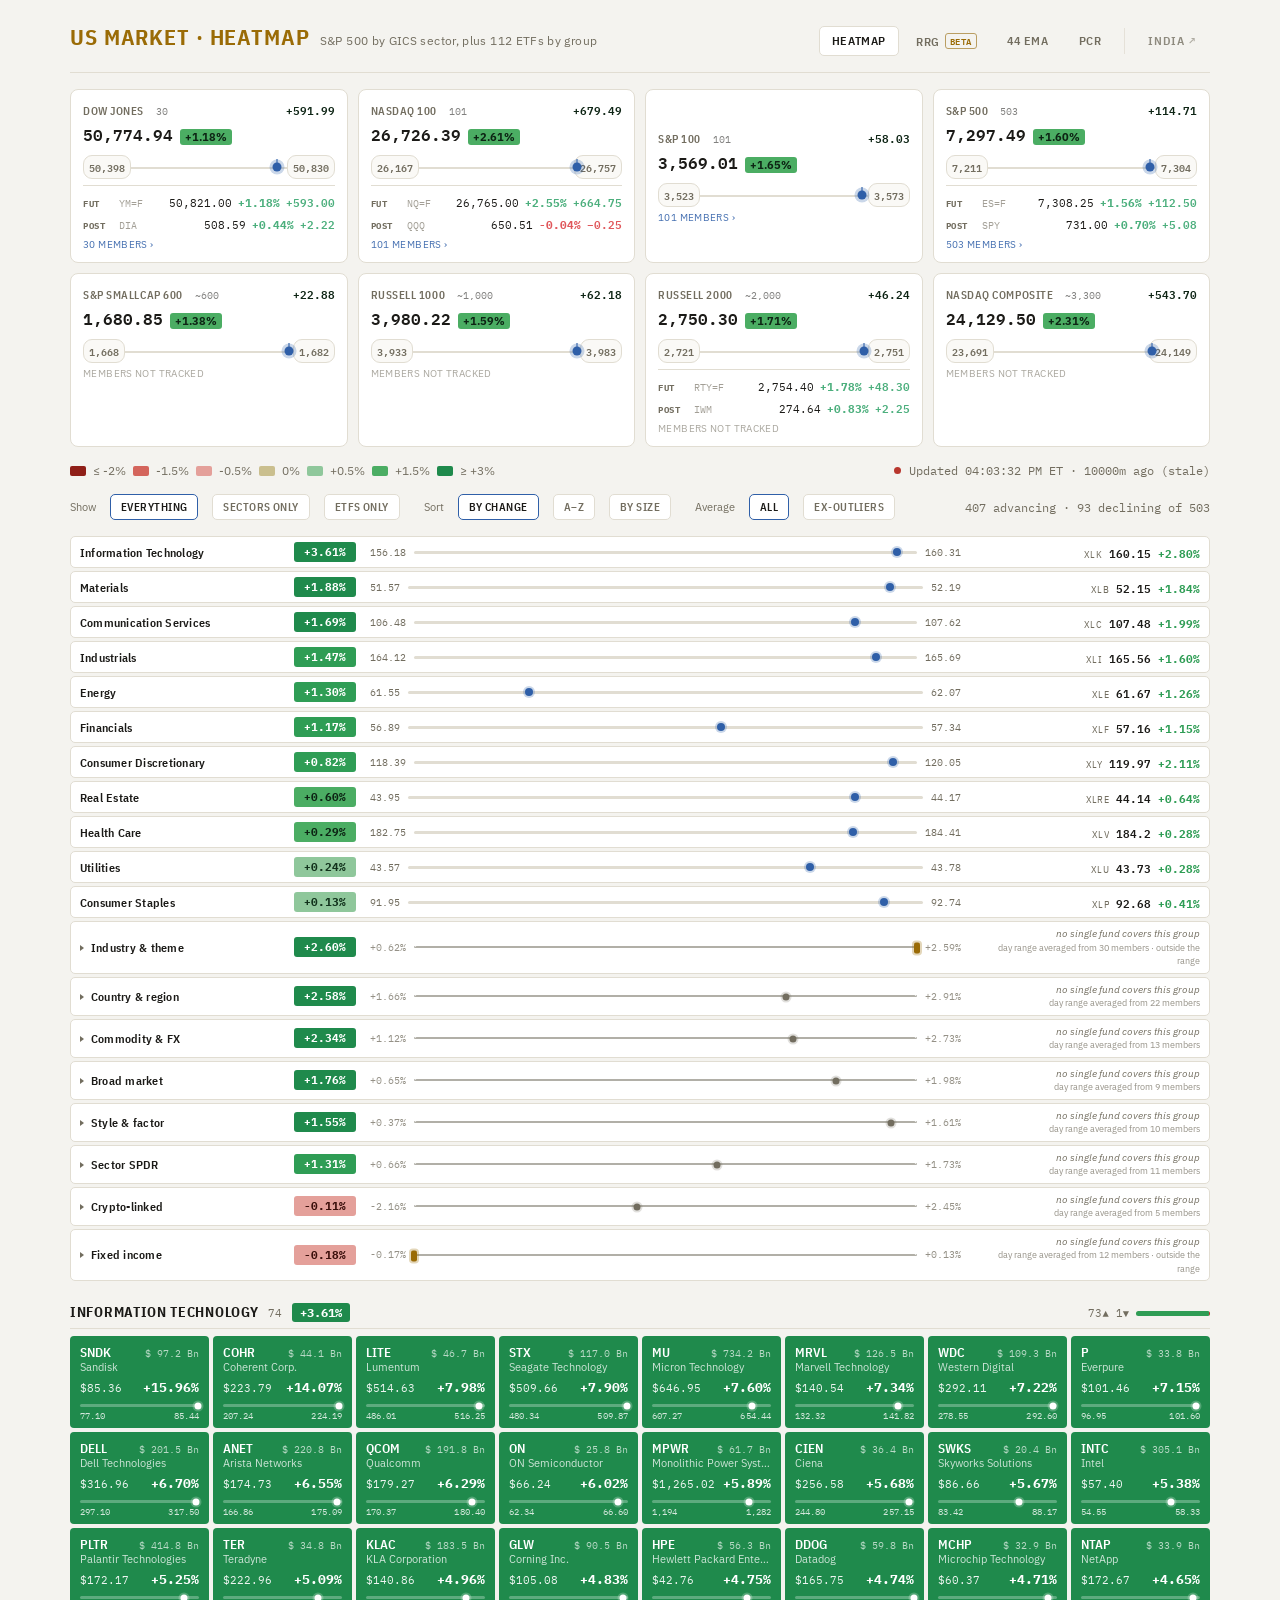
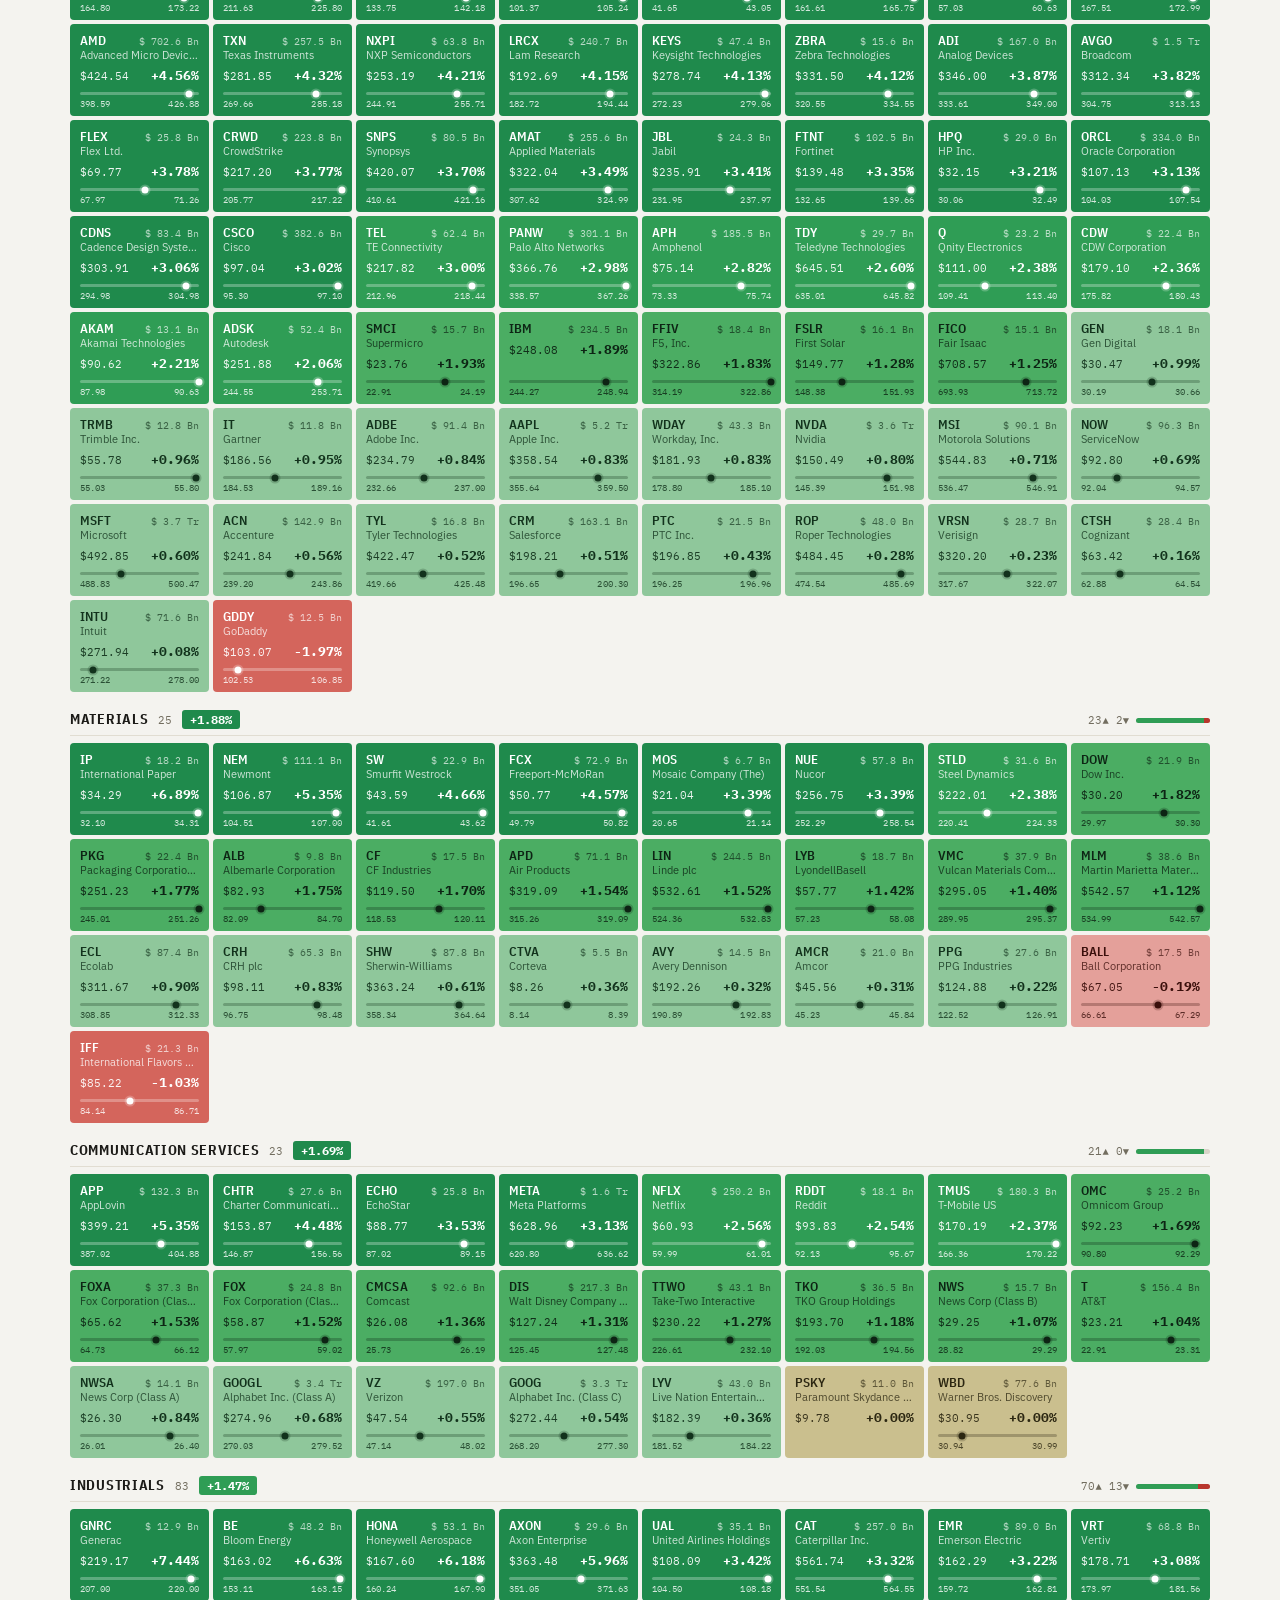
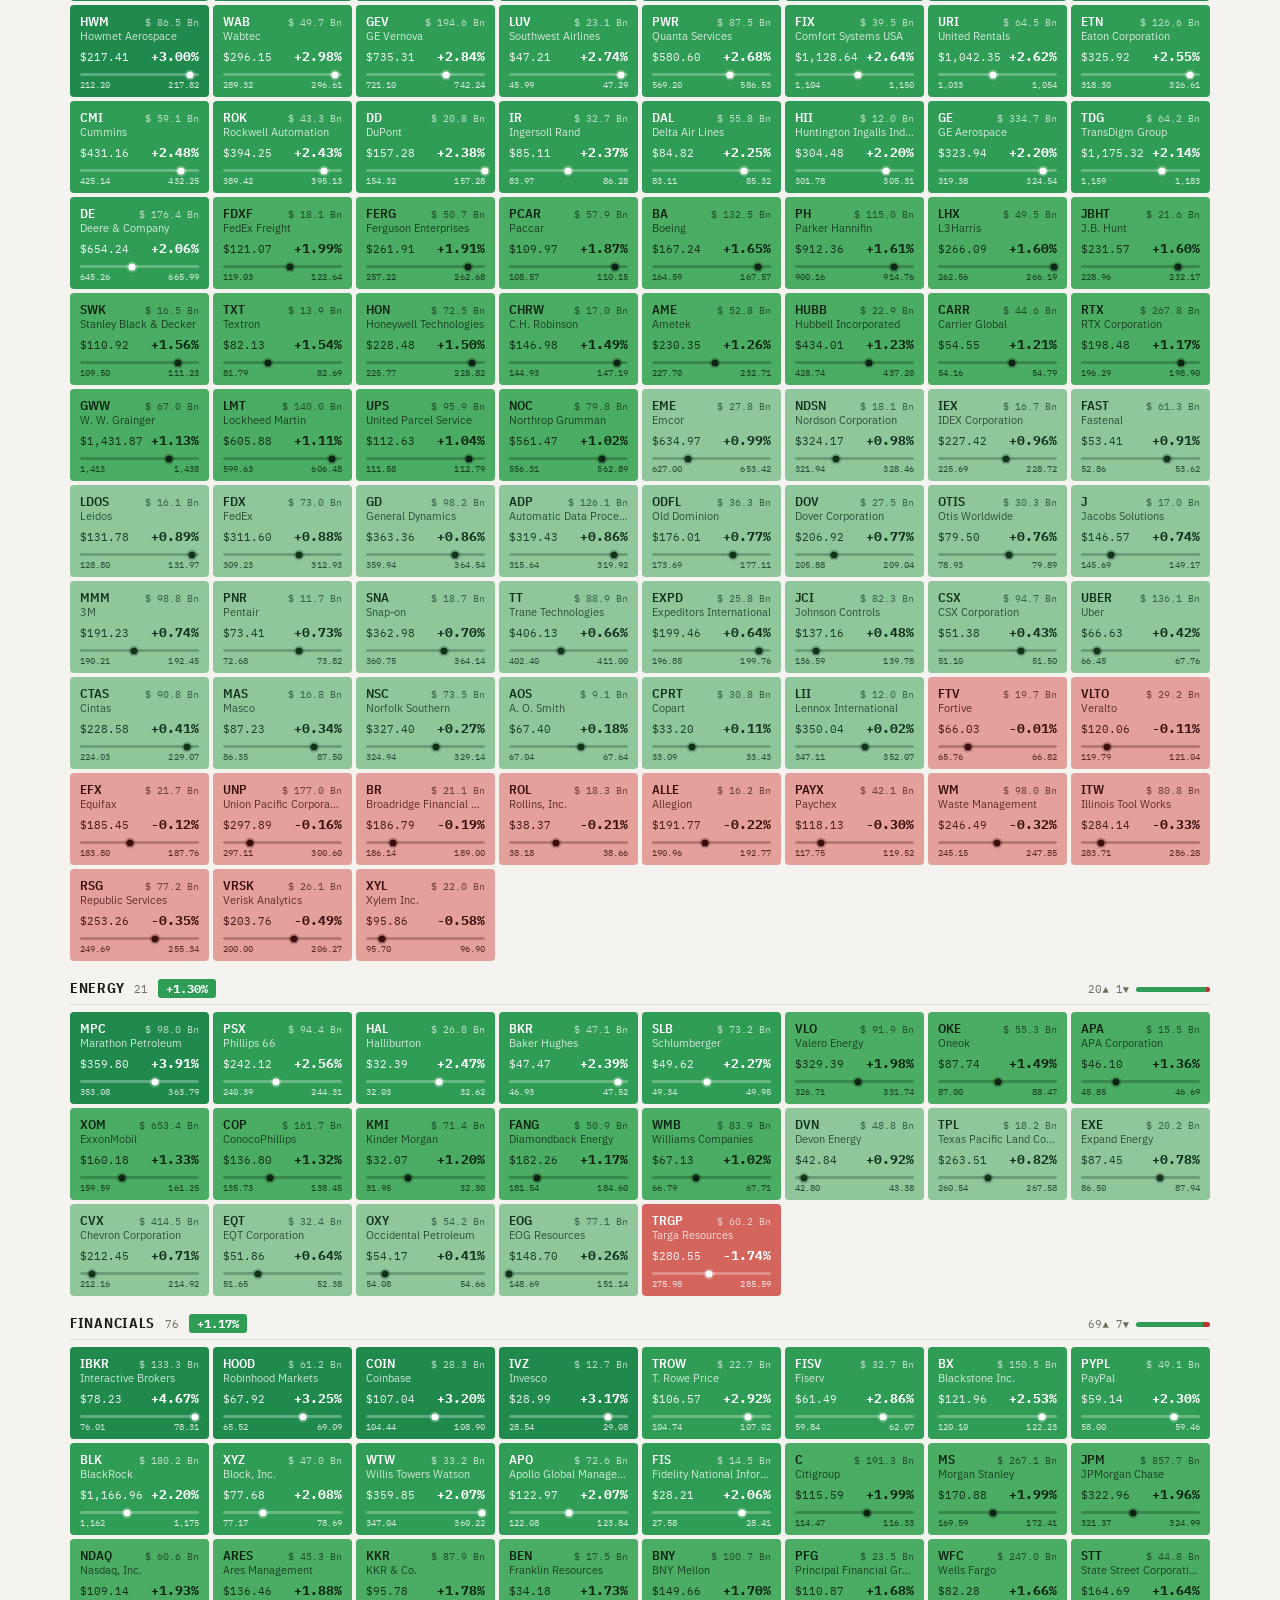
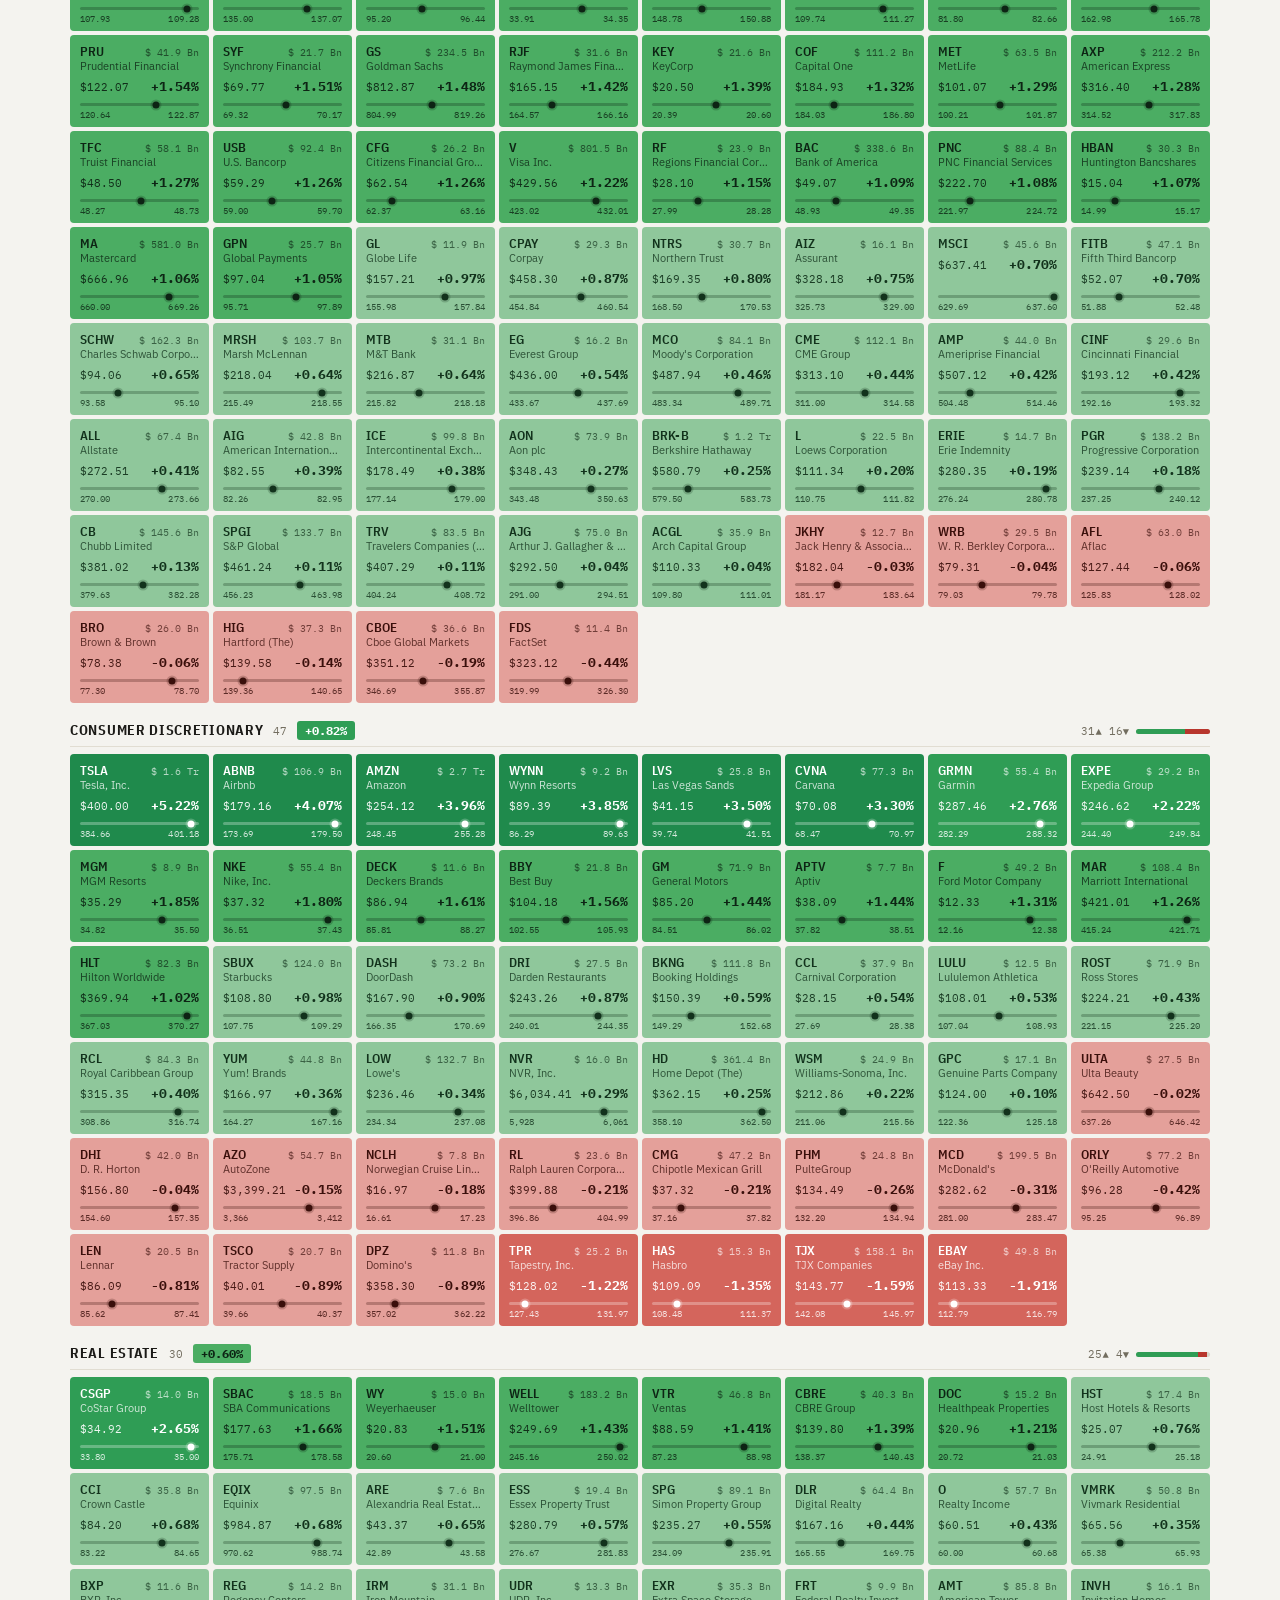
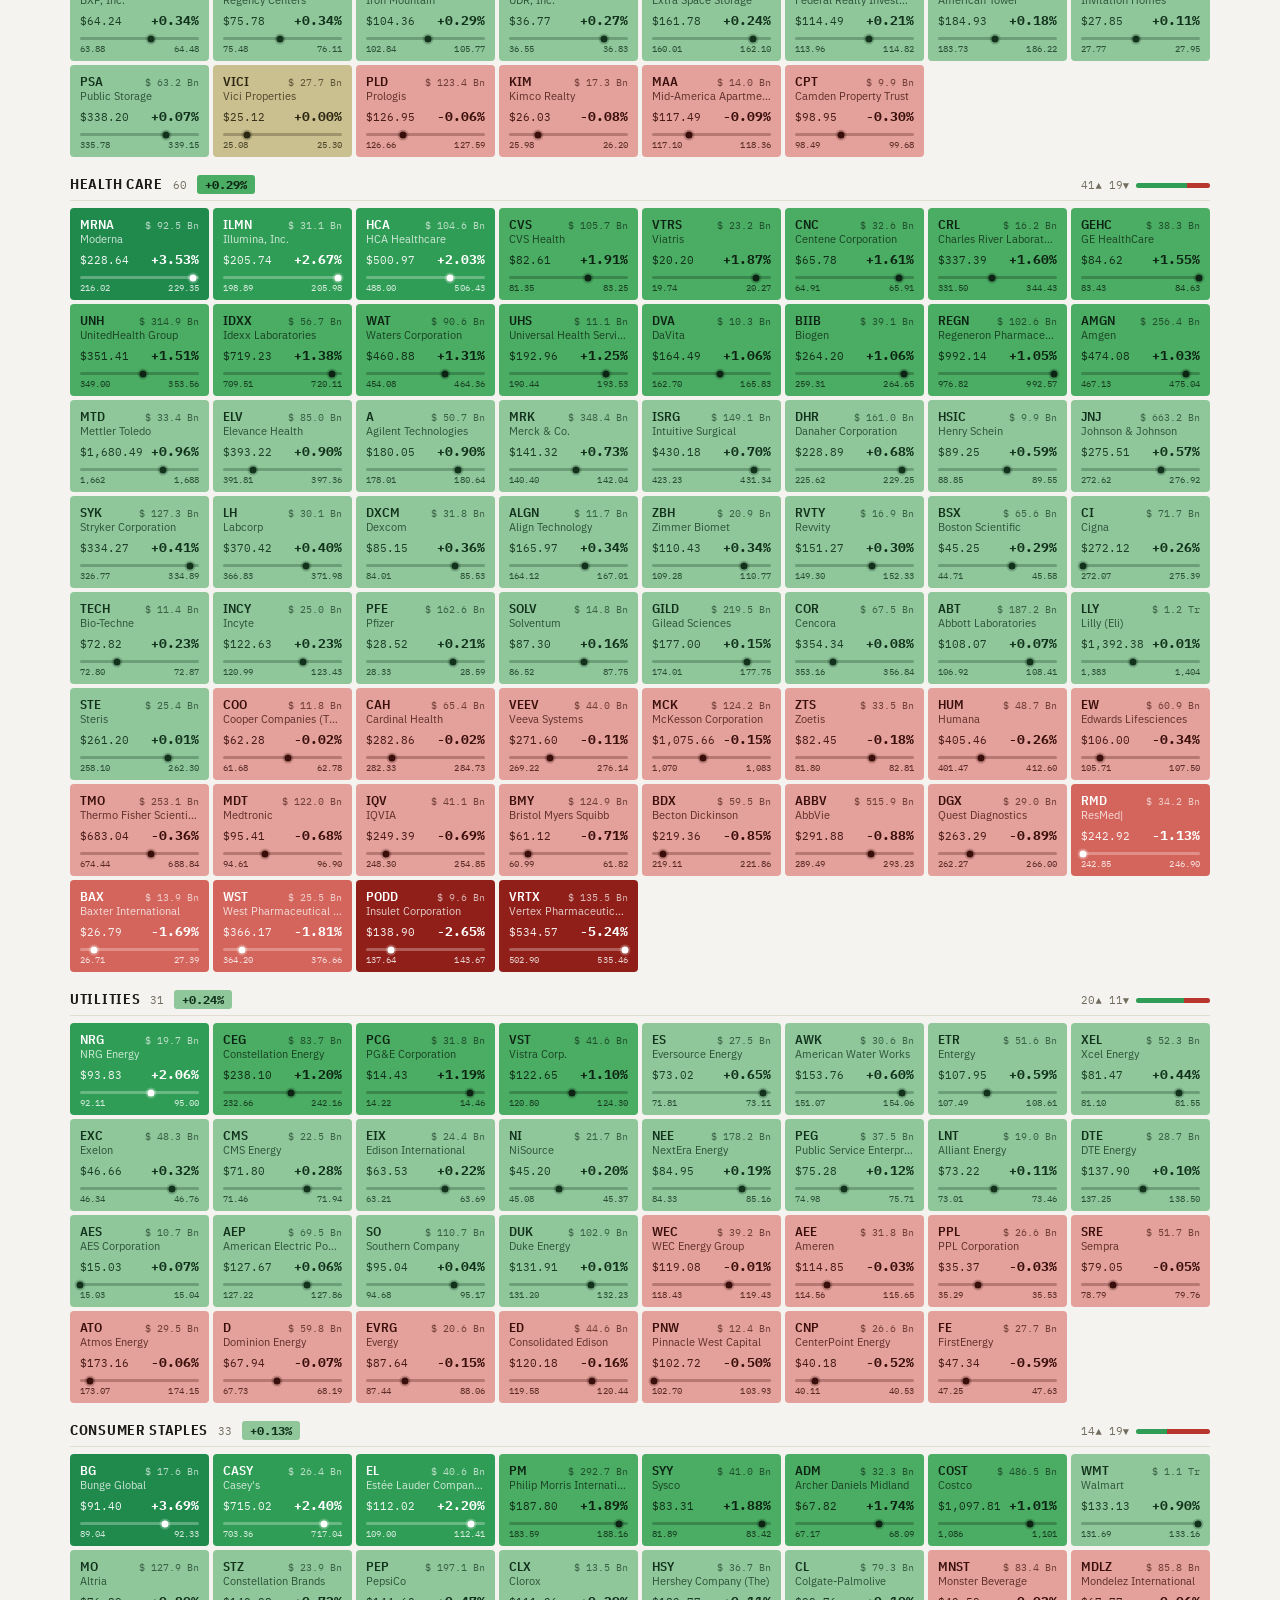
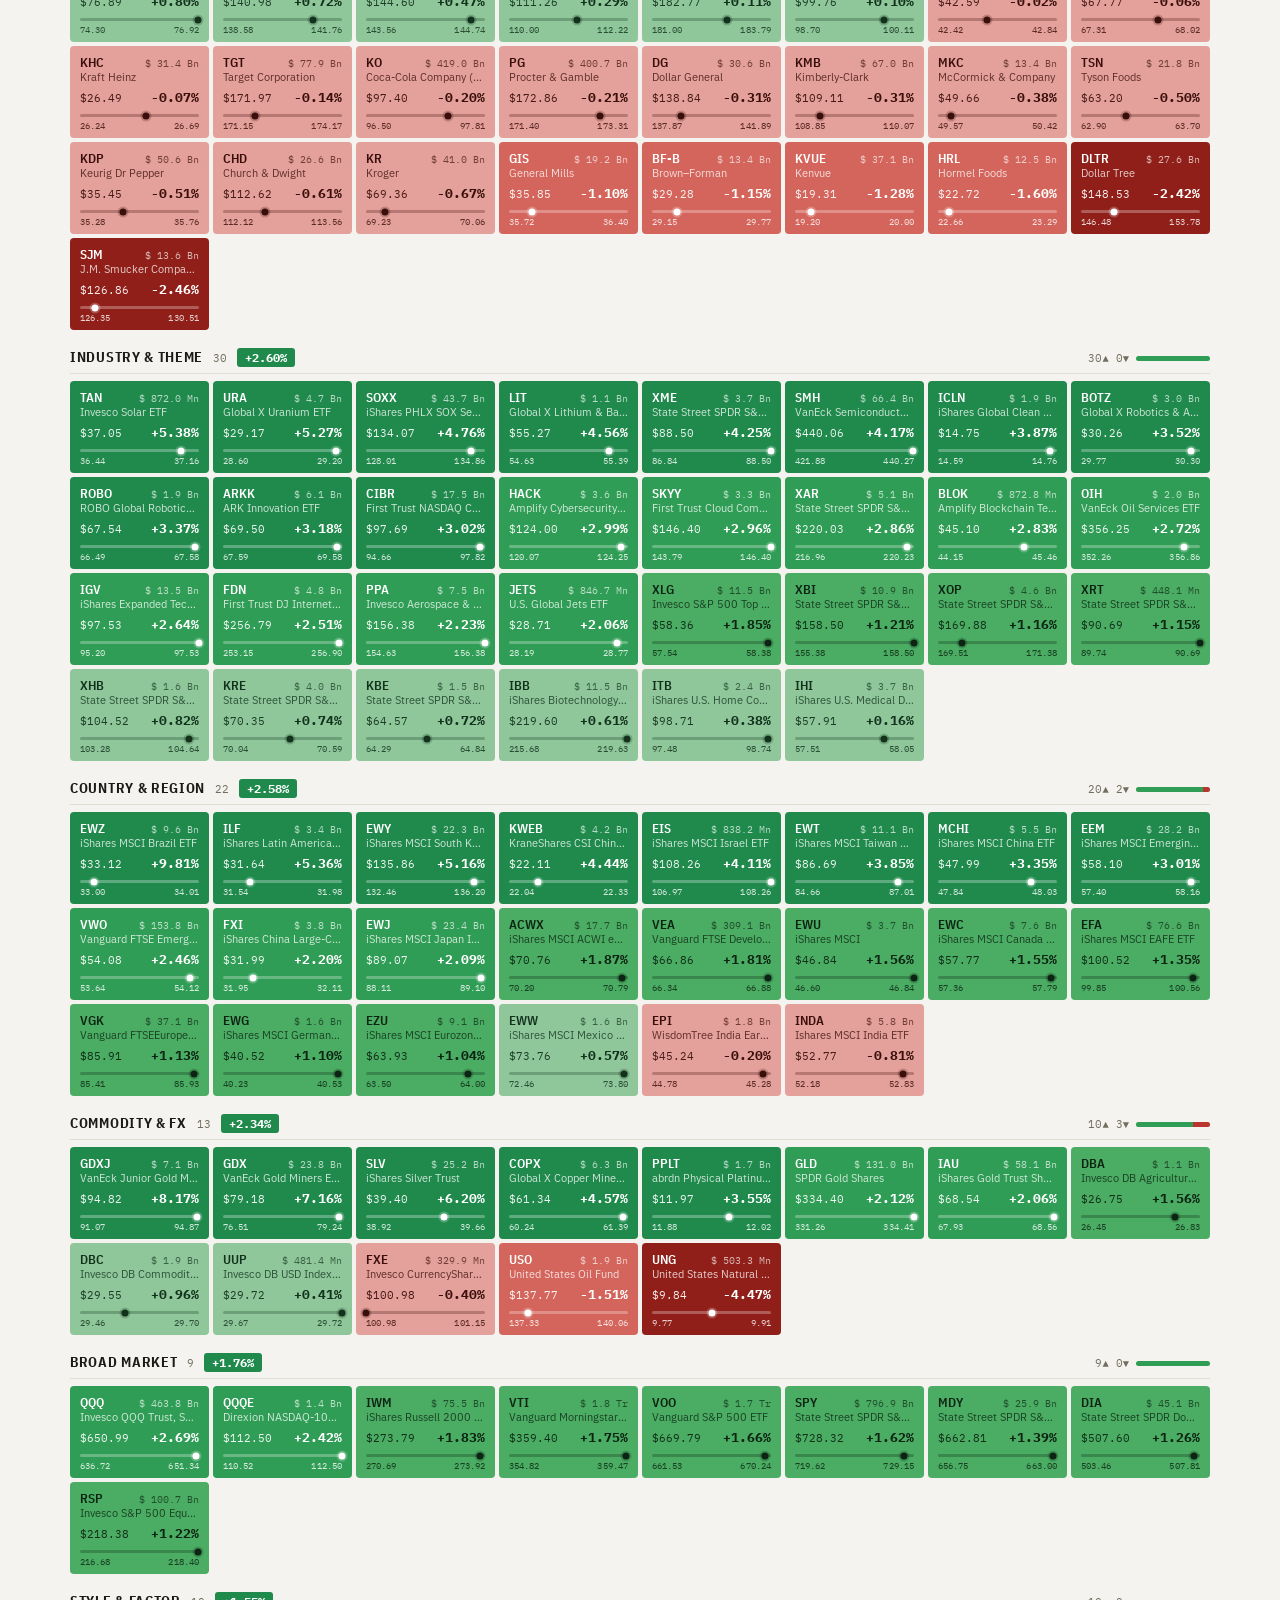
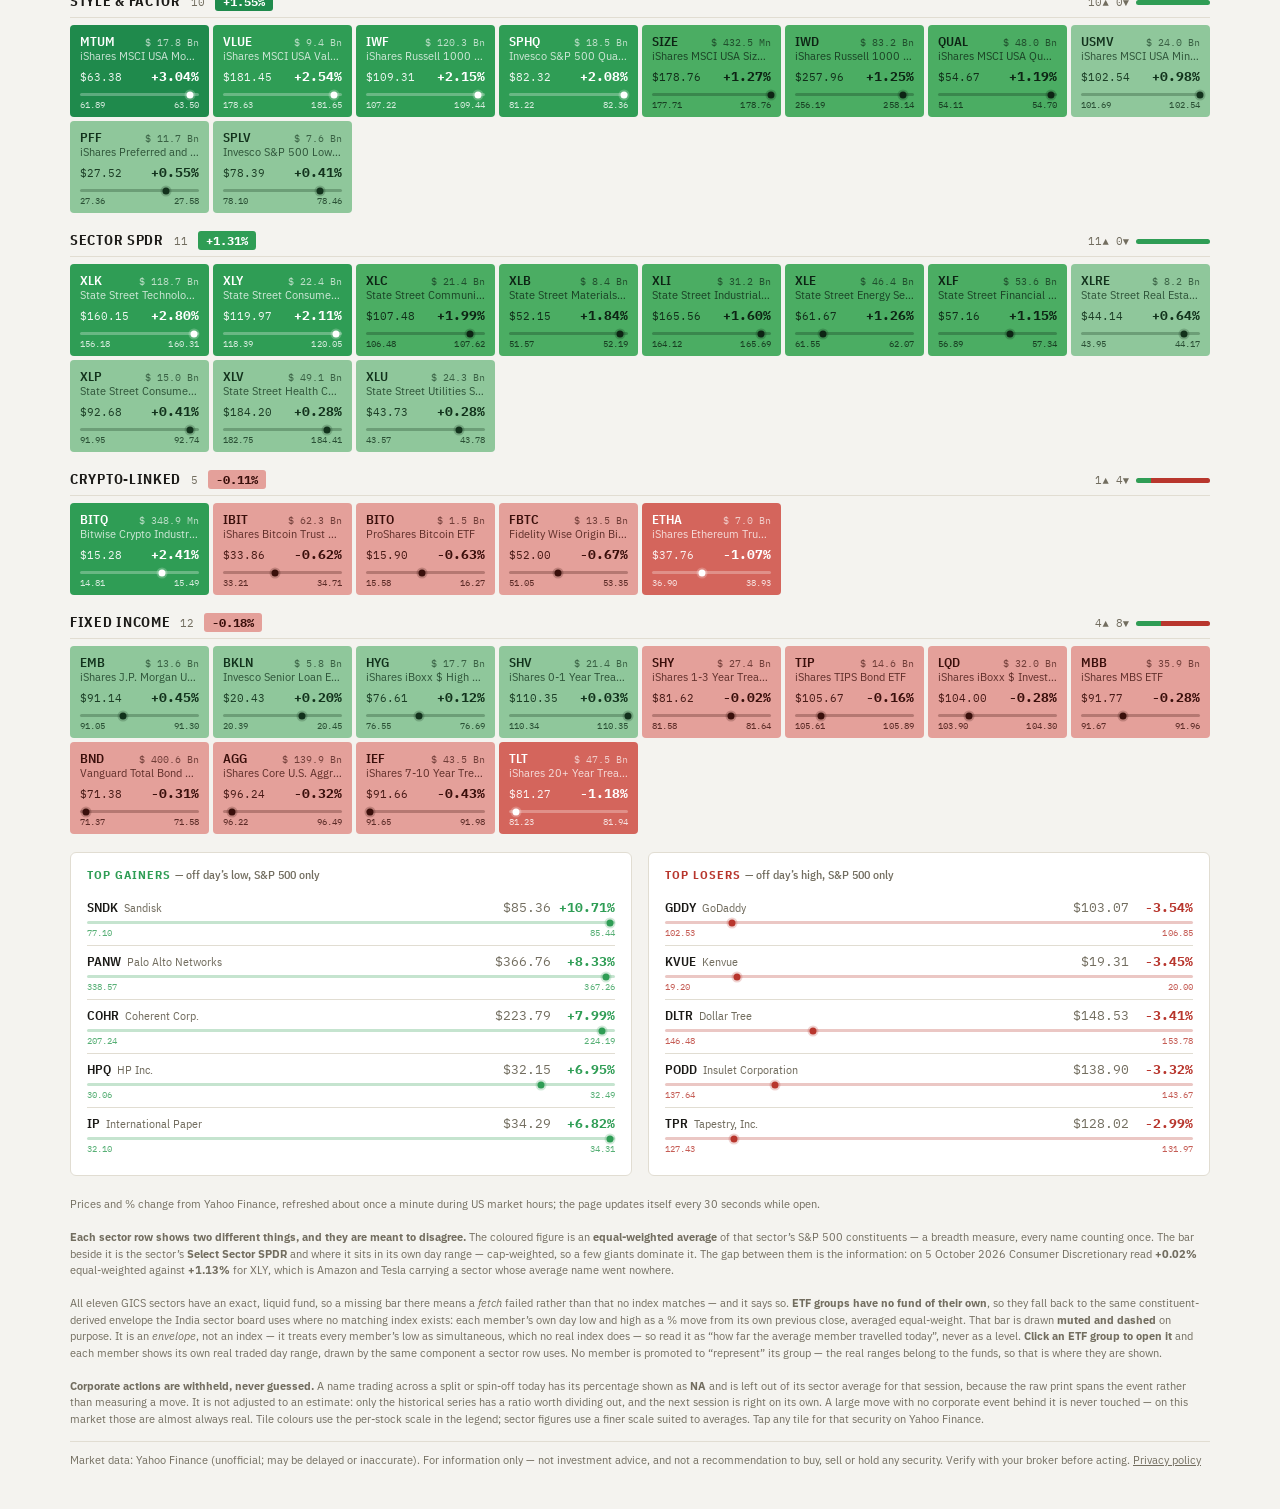
<file: index.html>
<!doctype html>
<html lang="en">
<head>
<meta charset="utf-8">
<meta name="viewport" content="width=device-width,initial-scale=1">
<title>US Market Heatmap</title>
<link rel="preconnect" href="https://fonts.gstatic.com" crossorigin>
<link rel="stylesheet" href="https://fonts.googleapis.com/css2?family=IBM+Plex+Sans+Condensed:wght@500;600;700&family=IBM+Plex+Sans:wght@400;500;600&family=IBM+Plex+Mono:wght@400;500;600;700&display=swap">
<link rel="stylesheet" href="assets/app.css?v=3ba92c8e9e">
</head>
<body>
<div class="wrap">
  <div class="topbar">
    <div class="brand">
      <h1>US Market &middot; Heatmap</h1>
      <span class="sub">S&amp;P 500 by GICS sector, plus 112 ETFs by group</span>
    </div>
    <nav class="nav">
      <a href="index.html" class="active">Heatmap</a>
      <a href="rrg.html">RRG<span class="beta">Beta</span></a>
      <a href="ema.html">44 EMA</a>
      <a href="pcr.html">PCR</a>
      <span class="nav-sep" aria-hidden="true"></span>
      <a href="../nifty-heatmap-web/" class="away">India</a>
    </nav>
  </div>

  <div class="indices-row" id="indicesRow"></div>

  <div class="meta-row">
    <div class="legend" id="legend"></div>
    <div class="status" id="statusTag"><span class="live-dot"></span><span id="statusText">Loading…</span></div>
  </div>

  <div class="meta-row">
    <div class="controls">
      <span class="lbl">Show</span>
      <button type="button" data-show="all" class="active">Everything</button>
      <button type="button" data-show="stocks">Sectors only</button>
      <button type="button" data-show="etfs">ETFs only</button>
      <span class="lbl" style="margin-left:10px;">Sort</span>
      <button type="button" data-sort="avg" class="active">By change</button>
      <button type="button" data-sort="name">A–Z</button>
      <button type="button" data-sort="size">By size</button>
      <span class="lbl" style="margin-left:10px;">Average</span>
      <button type="button" data-avg="all" class="active">All</button>
      <button type="button" data-avg="ex">Ex-outliers</button>
    </div>
    <div class="status" id="breadthTag" style="font-family:'IBM Plex Mono',monospace;"></div>
  </div>

  <div class="index-view-bar" id="indexViewBar" hidden></div>
  <div class="sector-strip" id="sectorStrip"></div>

  <div id="sectorBlocks"></div>

  <div class="movers">
    <div class="mover-panel gainers">
      <h2>Top Gainers <span style="font-weight:500;text-transform:none;letter-spacing:0;color:var(--text-dim);">— off day&rsquo;s low, S&amp;P 500 only</span></h2>
      <div id="gainersList"></div>
    </div>
    <div class="mover-panel losers">
      <h2>Top Losers <span style="font-weight:500;text-transform:none;letter-spacing:0;color:var(--text-dim);">— off day&rsquo;s high, S&amp;P 500 only</span></h2>
      <div id="losersList"></div>
    </div>
  </div>

  <div class="footnote ca-note" id="caNote" hidden></div>
  <div class="footnote ca-note" id="exNote" hidden></div>
  <div class="footnote">
    Prices and % change from Yahoo Finance, refreshed about once a minute during US market hours;
    the page updates itself every 30 seconds while open.
    <br><br>
    <strong>Each sector row shows two different things, and they are meant to disagree.</strong>
    The coloured figure is an <strong>equal-weighted average</strong> of that sector&rsquo;s S&amp;P 500
    constituents — a breadth measure, every name counting once. The bar beside it is the sector&rsquo;s
    <strong>Select Sector SPDR</strong> and where it sits in its own day range — cap-weighted, so a
    few giants dominate it. The gap between them is the information: on 5 October 2026 Consumer
    Discretionary read <strong>+0.02%</strong> equal-weighted against <strong>+1.13%</strong> for
    XLY, which is Amazon and Tesla carrying a sector whose average name went nowhere.
    <br><br>
    All eleven GICS sectors have an exact, liquid fund, so a missing bar there means a
    <em>fetch</em> failed rather than that no index matches — and it says so. <strong>ETF groups
    have no fund of their own</strong>, so they fall back to the same constituent-derived envelope
    the India sector board uses where no matching index exists: each member&rsquo;s own
    day low and high as a % move from its own previous close, averaged equal-weight. That bar is
    drawn <strong>muted and dashed</strong> on purpose. It is an <em>envelope</em>, not an index — it
    treats every member&rsquo;s low as simultaneous, which no real index does — so read it as
    &ldquo;how far the average member travelled today&rdquo;, never as a level.
    <strong>Click an ETF group to open it</strong> and each member shows its own real traded day
    range, drawn by the same component a sector row uses. No member is promoted to
    &ldquo;represent&rdquo; its group — the real ranges belong to the funds, so that is where they
    are shown.
    <br><br>
    <strong>Corporate actions are withheld, never guessed.</strong> A name trading across a split or
    spin-off today has its percentage shown as <strong>NA</strong> and is left out of its sector
    average for that session, because the raw print spans the event rather than measuring a move.
    It is not adjusted to an estimate: only the historical series has a ratio worth dividing out,
    and the next session is right on its own. A large move with no corporate event behind it is
    never touched — on this market those are almost always real.
    Tile colours use the per-stock scale in the legend; sector figures use a finer scale suited to
    averages. Tap any tile for that security on Yahoo Finance.
  </div>
  <div class="disclaimer">Market data: Yahoo Finance (unofficial; may be delayed or inaccurate). For information only &mdash; not investment advice, and not a recommendation to buy, sell or hold any security. Verify with your broker before acting. <a href="../nifty-heatmap-web/privacy.html" style="color:inherit">Privacy policy</a></div>
</div>

<script src="assets/app.js?v=3ba92c8e9e"></script>
<script>
renderLegend('legend');
initBackToTop();

let latest = null;
let sortMode = 'avg';
let showMode = 'all';
let avgMode  = 'all';

/* Which average is on screen. avgPctEx exists only where a constituent is
   doing something categorically different, so on an ordinary day this returns
   the same number either way. */
function shownAvg(s){
  return (avgMode === 'ex' && s.avgPctEx !== null && s.avgPctEx !== undefined)
    ? s.avgPctEx : s.avgPct;
}
function isAdjusted(s){
  return avgMode === 'ex' && s.avgPctEx !== null && s.avgPctEx !== undefined;
}

/* The whole-index block stays pinned at the top in every sort mode, and the
   ETF groups always sit below the sectors - mixing "Fixed income" into a list
   sorted beside "Financials" would invite reading one against the other, which
   is not a comparison that means anything. */
function blocks(){
  if(!latest) return [];
  const secs = (latest.sectors || []).slice();
  const etfs = (latest.etfGroups || []).slice();
  /* The whole-index block is no longer pinned to the top of the strip: the
     S&P 500 card above says the same thing, and said it twice the strip's
     first line was a duplicate of the headline. The BLOCK still exists - it
     is what the S&P 500 card opens - it just no longer takes a summary row
     of its own. */
  const rest   = secs.filter(s => !s.pinned);
  const order = arr => {
    if(sortMode === 'name') arr.sort((a,b) => a.sector.localeCompare(b.sector));
    else if(sortMode === 'size') arr.sort((a,b) => b.count - a.count);
    else arr.sort((a,b) => (shownAvg(b) ?? -999) - (shownAvg(a) ?? -999));
    return arr;
  };
  if(showMode === 'etfs') return order(etfs);
  if(showMode === 'stocks') return order(rest);
  return order(rest).concat(order(etfs));
}

/* The real traded day range of ONE instrument: low, where it sits now, high,
   then its ticker, price and change. Used for a sector's SPDR and, unchanged,
   for each member of an expanded ETF group - so a member row and a sector row
   are the same component and cannot drift apart. */
function realRangeHtml(i){
  if(!(i && i.dayHigh > i.dayLow && i.price !== null && i.price !== undefined)) return '';
  let pos = (i.price - i.dayLow) / (i.dayHigh - i.dayLow) * 100;
  pos = Math.min(100, Math.max(0, pos));
  const up = i.pct >= 0;
  return `
    <span class="idx-range" title="${i.label}${i.name ? ' — ' + i.name : ''} day range">
      <span class="lo">${fmtCompact(i.dayLow)}</span>
      <span class="bar"><span class="dot" style="left:${pos.toFixed(1)}%"></span></span>
      <span class="hi">${fmtCompact(i.dayHigh)}</span>
    </span>
    <span class="idx-meta">
      <span class="lbl">${i.label}</span>
      <span class="px">${i.price.toLocaleString('en-US',{maximumFractionDigits:2})}</span>
      <span class="pc ${up?'up':'down'}">${fmtPct(i.pct)}</span>
    </span>`;
}

function rangeHtml(s){
  const i = s.index;
  if(i && i.dayHigh > i.dayLow){
    return realRangeHtml(i);
  }
  /* NO FUND FOR THIS ROW. Rather than leave the widest column empty, fall back
     to the same constituent-derived envelope the Indian board uses for its
     eleven sectors that have no matching NSE index: each member's own day low
     and high as a % move from its own previous close, averaged equal-weight.

     It is drawn MUTED AND DASHED on purpose. This is an envelope, not an
     index - it treats every member's low as simultaneous, which no real index
     does - so it must never read as one. Think of it as "how far the average
     member travelled today", not as a level. */
  const c = s.constituentRange;
  if(c && c.highPct > c.lowPct){
    const raw = (c.curPct - c.lowPct) / (c.highPct - c.lowPct) * 100;
    const pos = Math.min(100, Math.max(0, raw));
    /* The current value CAN fall outside the envelope, and when it does the
       marker must say so rather than resting quietly on an end stop. It means
       some member's price sits outside its own day range, which is what a
       snapshot taken before the open looks like: last night's close paired
       with a day range that has not started yet. Clamping alone would turn
       that into a confident-looking bar at one extreme. */
    const out = raw < 0 || raw > 100;
    const why = s.kind === 'etf'
      ? `no single fund covers this group`
      : `sector fund did not load this run`;
    return `
      <span class="idx-range synth" title="Equal-weighted envelope of the ${c.basis} members' own day ranges — not an index. Each member's low and high as a % move from its own previous close.${out ? ' The current value sits OUTSIDE this envelope, which means at least one member is priced outside its own day range — usually a snapshot taken before the open.' : ''}">
        <span class="lo">${fmtPct(c.lowPct)}</span>
        <span class="bar"><span class="dot${out ? ' out' : ''}" style="left:${pos.toFixed(1)}%"></span></span>
        <span class="hi">${fmtPct(c.highPct)}</span>
      </span>
      <span class="idx-none">${why}<br><span class="sub2">day range averaged from ${c.basis} members${out ? ' · outside the range' : ''}</span></span>`;
  }
  if(s.kind === 'etf'){
    return `<span class="idx-none">no single fund covers this group<br><span class="sub2">equal-weighted across ${s.count} members</span></span>`;
  }
  // Every GICS sector HAS a fund, so this branch is a fetch failure, not a
  // mapping gap, and must not read like one.
  return `<span class="idx-none">sector fund did not load this run</span>`;
}

/* Which ETF groups are expanded. Kept outside the render so a repaint - and
   the board repaints every 30s - does not collapse what you just opened. */
const OPEN = new Set();

/* A group has no single fund, so its summary row can only carry the averaged
   envelope. The REAL day ranges belong to its members, so the row expands to
   show one line per member, each drawn by the same component a sector row
   uses. Nothing is invented: no member is promoted to "represent" the group. */
function memberRowsHtml(s){
  const rows = (s.rows || []).slice()
    .sort((a, b) => (b.pct ?? -999) - (a.pct ?? -999));
  return `<div class="grp-members">` + rows.map(r => `
    <a class="sector-row member-row" href="${quoteUrl(r.ticker)}" target="_blank" rel="noopener noreferrer">
      <span class="nm">${r.ticker}<span class="sub2">${r.full ? ' ' + r.full : ''}</span></span>
      <span class="vl ${bucket(r.pct)}">${fmtPct(r.pct)}</span>
      ${realRangeHtml({label: r.ticker, name: r.full, price: r.price,
                       pct: r.pct, dayLow: r.dayLow, dayHigh: r.dayHigh})
        || '<span class="idx-none">no day range yet</span>'}
    </a>`).join('') + `</div>`;
}

function stripHtml(list){
  return list.map(s => {
    const expandable = s.kind === 'etf' && (s.rows || []).length;
    if(!expandable){
      return `
        <a class="sector-row${s.pinned ? ' pinned' : ''}" href="#${slug(s.sector)}">
          <span class="nm">${s.sector}</span>
          <span class="vl ${sectorBucket(shownAvg(s))}">${fmtPct(shownAvg(s))}</span>
          ${rangeHtml(s)}
        </a>`;
    }
    const open = OPEN.has(s.sector);
    return `
      <div class="grp-wrap${open ? ' open' : ''}">
        <button type="button" class="sector-row grp-row" data-grp="${s.sector}"
                aria-expanded="${open}">
          <span class="nm"><span class="chev" aria-hidden="true"></span>${s.sector}</span>
          <span class="vl ${sectorBucket(shownAvg(s))}">${fmtPct(shownAvg(s))}</span>
          ${rangeHtml(s)}
        </button>
        ${open ? memberRowsHtml(s) : ''}
      </div>`;
  }).join('');
}

function blockHtml(s){
  const rated = s.up + s.down + s.flat;
  const upPct   = rated ? (s.up   / rated * 100) : 0;
  const downPct = rated ? (s.down / rated * 100) : 0;
  return `
    <section class="sector-block${s.pinned ? ' pinned' : ''}" id="${slug(s.sector)}">
      <div class="sector-head">
        <h2>${s.sector}</h2>
        <span class="n">${s.count}</span>
        <span class="avg ${sectorBucket(shownAvg(s))}">${fmtPct(shownAvg(s))}</span>${isAdjusted(s) ? `<span class="ex-tag" title="${s.avgPct.toFixed(2)}% with every constituent; this average leaves out ${s.exOutliers.join(', ')}">ex ${s.exOutliers.join(', ')}</span>` : ''}
        <span class="breadth">
          <span>${s.up}&#9650; ${s.down}&#9660;</span>
          <span class="breadth-bar">
            <span class="up" style="width:${upPct.toFixed(1)}%"></span>
            <span class="down" style="width:${downPct.toFixed(1)}%"></span>
          </span>
        </span>
      </div>
      <div class="grid">${s.rows.map(tileHtml).join('')}</div>
    </section>`;
}

function renderExNote(list){
  const el=document.getElementById('exNote'); if(!el) return;
  const hits=list.filter(x=>x.avgPctEx!==null&&x.avgPctEx!==undefined);
  if(!hits.length){ el.hidden=true; el.innerHTML=''; return; }
  el.hidden=false;
  const esc=t=>String(t).replace(/[&<>"]/g,c=>({'&':'&amp;','<':'&lt;','>':'&gt;','"':'&quot;'}[c]));
  el.innerHTML='<strong>A constituent is distorting its group average today.</strong> '
    + hits.map(x=>`<strong>${esc(x.sector)}</strong> reads ${fmtPct(x.avgPct)} with every name and `
        + `${fmtPct(x.avgPctEx)} without ${esc(x.exOutliers.join(', '))}`).join('; ')
    + '. An equal-weighted average is one name away from being a story about that name, so the '
    + '<em>Average</em> control offers both. A name qualifies only by moving unlike its own peers '
    + '<em>and</em> by a wide margin from the group median. When a whole group moves together nobody '
    + 'is flagged and the average stands. Nothing is hidden: the tile is still on the board.';
}

document.getElementById('sectorStrip').addEventListener('click', e => {
  const btn = e.target.closest('.grp-row');
  if(!btn) return;
  const key = btn.getAttribute('data-grp');
  OPEN.has(key) ? OPEN.delete(key) : OPEN.add(key);
  paint();
});

/* Which index, if any, the board is currently narrowed to. Null is the normal
   sector view. */
let INDEX_VIEW = null;

/* Every priced row the board knows, keyed by ticker: the sector constituents
   plus the handful of index members that belong to no sector here. Built on
   each paint so it cannot go stale against the snapshot. */
function rowIndex(){
  const map = new Map();
  (latest.sectors || []).forEach(s => (s.rows || []).forEach(r => map.set(r.ticker, r)));
  (latest.indexExtras || []).forEach(r => map.set(r.ticker, r));
  return map;
}

/* One index's members as a block. The average is recomputed from the members
   actually shown rather than reused from a sector: this is a different set of
   names, so a sector's figure would not describe it. Equal-weighted, like
   every other average on this board, and said so on the block. */
function indexBlock(key){
  const want = MEMBERS[key] || [];
  const map = rowIndex();
  const rows = want.map(t => map.get(t)).filter(Boolean);
  const pcts = rows.map(r => r.pct).filter(v => v !== null && v !== undefined);
  const avg = pcts.length ? pcts.reduce((a, b) => a + b, 0) / pcts.length : null;
  return {
    sector: (latest.indexLabels || {})[key] || key,
    count: rows.length,
    missing: want.length - rows.length,
    avgPct: avg, avgPctEx: null, exOutliers: null, exBasis: null,
    constituentRange: null, index: null, pinned: false,
    up:   rows.filter(r => r.pct > 0).length,
    down: rows.filter(r => r.pct < 0).length,
    flat: rows.filter(r => r.pct === 0).length,
    rows: rows.slice().sort((a, b) => (b.pct ?? -999) - (a.pct ?? -999)),
  };
}

function paint(){
  if(!latest) return;
  const strip = document.getElementById('sectorStrip');
  const back = document.getElementById('indexViewBar');

  if(INDEX_VIEW){
    const b = indexBlock(INDEX_VIEW);
    strip.innerHTML = '';
    back.hidden = false;
    back.innerHTML = `<button type="button" id="backToSectors">&lsaquo; All sectors</button>`
      + `<span class="ivb-what"><strong>${b.sector}</strong> · ${b.count} members, equal-weighted `
      + `<span class="${sectorBucket(b.avgPct)}">${fmtPct(b.avgPct)}</span>`
      + (b.missing ? ` · ${b.missing} not priced on this board` : '') + `</span>`;
    document.getElementById('sectorBlocks').innerHTML = blockHtml(b);
    renderExNote([]);
    renderCaNote(b.rows);
    return;
  }

  back.hidden = true;
  back.innerHTML = '';
  const list = blocks();
  strip.innerHTML = stripHtml(list);
  document.getElementById('sectorBlocks').innerHTML = list.map(blockHtml).join('');
  renderExNote(list);
  renderCaNote(list.flatMap(s => s.rows || []));
}

/* Clicking an index card narrows the board to that index; the bar it puts up
   is the way back. Delegated, because the cards are re-rendered every poll. */
document.getElementById('indicesRow').addEventListener('click', e => {
  const card = e.target.closest('.index-card.drillable');
  if(!card) return;
  INDEX_VIEW = card.getAttribute('data-index');
  paint();
  document.getElementById('indexViewBar').scrollIntoView({behavior: 'smooth', block: 'start'});
});
document.getElementById('indexViewBar').addEventListener('click', e => {
  if(!e.target.closest('#backToSectors')) return;
  INDEX_VIEW = null;
  paint();
});

function render(data){
  latest = data;
  const idx = data.indices || {};
  const labels = data.indexLabels || {};
  const fut = data.futures || {}, ext = data.extended || {};
  const order = data.indexOrder || Object.keys(labels);
  const sizes = data.indexSize || {};
  const exact = data.indexSizeExact || [];
  document.getElementById('indicesRow').innerHTML = order
    .filter(k => labels[k])
    .map(k => indexCardHtml(k, labels[k], idx[k], fut[k], ext[k], sizes[k], exact.includes(k)))
    .join('');

  const b = data.breadth;
  document.getElementById('breadthTag').textContent =
    b ? `${b.advancers} advancing · ${b.decliners} declining of ${b.total}` : '';

  paint();
  document.getElementById('gainersList').innerHTML = moversList(data.gainers, 'offLow');
  document.getElementById('losersList').innerHTML = moversList(data.losers, 'offHigh');
}

function wire(attr, set){
  document.querySelectorAll(`.controls button[${attr}]`).forEach(btn => {
    btn.addEventListener('click', () => {
      document.querySelectorAll(`.controls button[${attr}]`).forEach(b =>
        b.classList.toggle('active', b === btn));
      set(btn.getAttribute(attr));
      paint();
    });
  });
}
wire('data-sort', v => { sortMode = v; });
wire('data-avg',  v => { avgMode  = v; });
wire('data-show', v => { showMode = v; });

Promise.all([loadCaps(), loadMembers()]).then(() => startPolling('board_data.json', render));
</script>
</body>
</html>
</file>
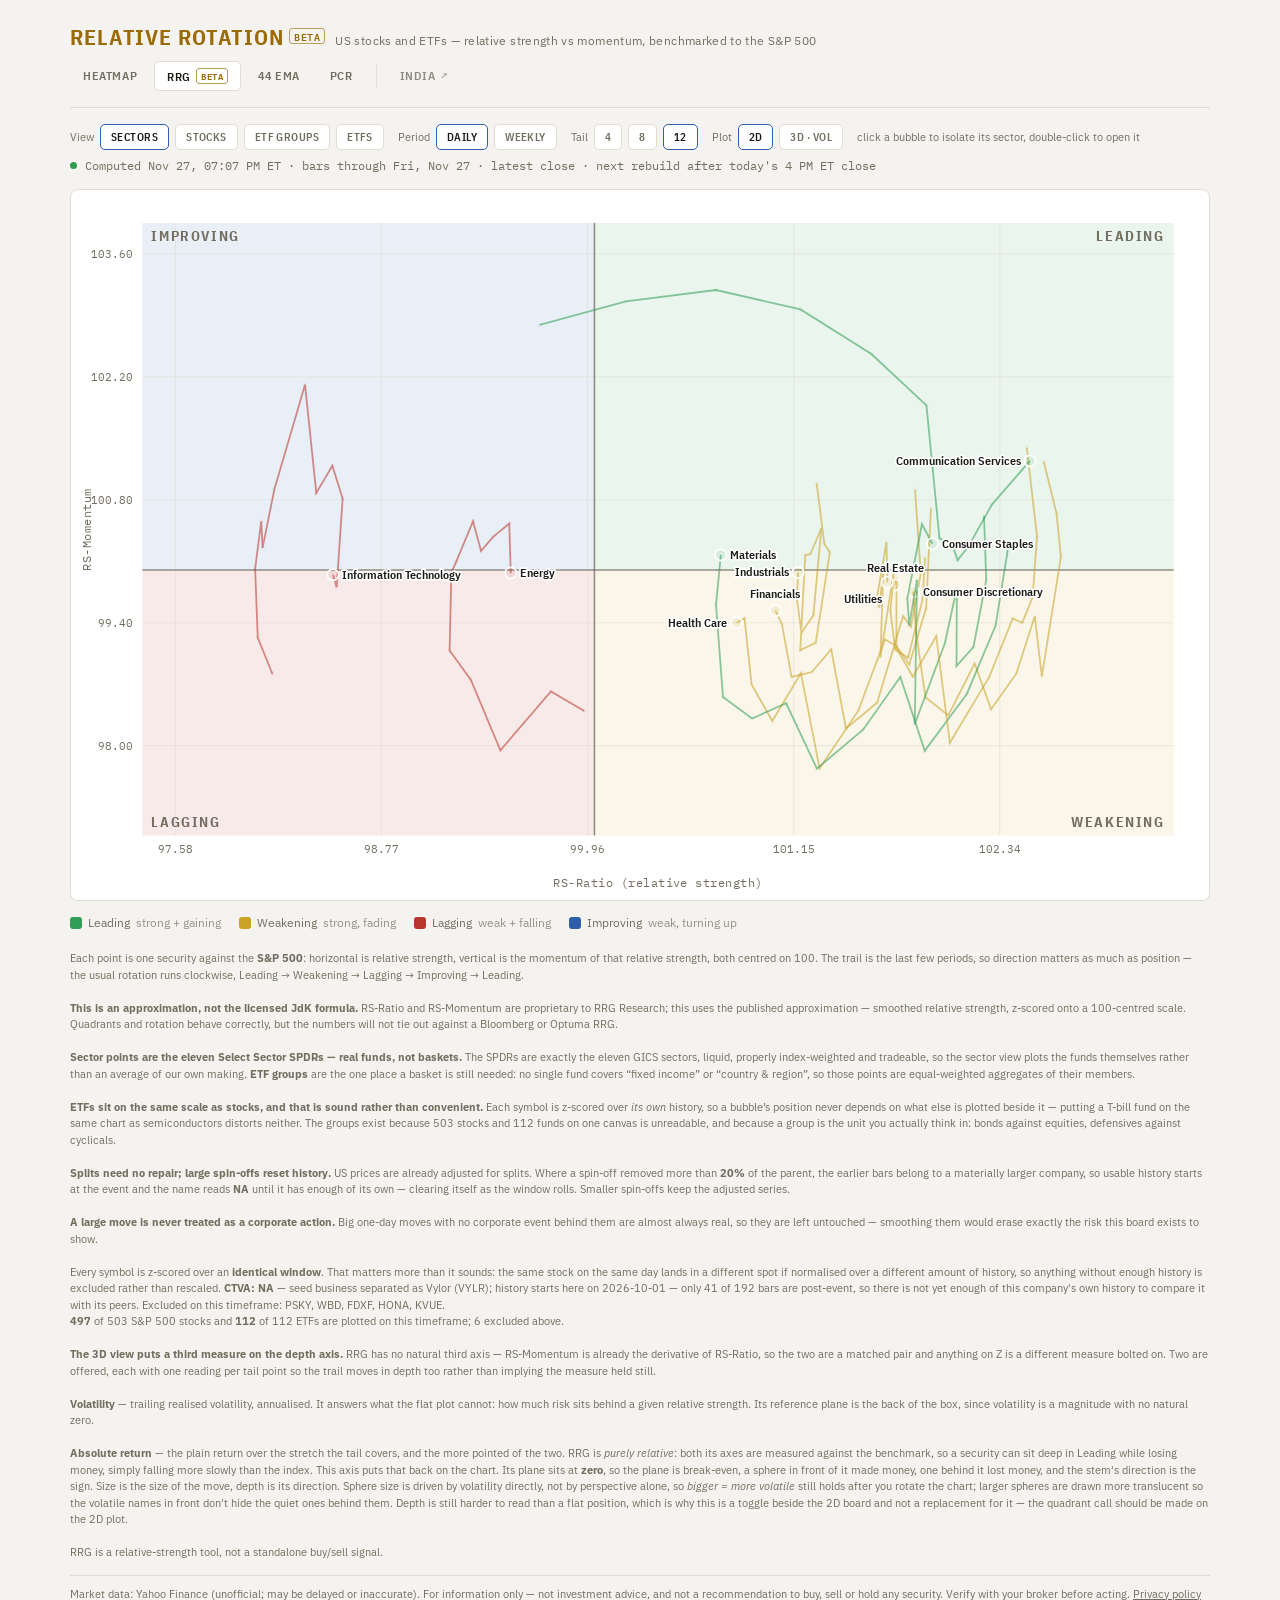
<file: rrg.html>
<!doctype html>
<html lang="en">
<head>
<meta charset="utf-8">
<meta name="viewport" content="width=device-width,initial-scale=1">
<title>US Relative Rotation Graph (Beta)</title>
<link rel="preconnect" href="https://fonts.gstatic.com" crossorigin>
<link rel="stylesheet" href="https://fonts.googleapis.com/css2?family=IBM+Plex+Sans+Condensed:wght@500;600;700&family=IBM+Plex+Sans:wght@400;500;600&family=IBM+Plex+Mono:wght@400;500;600;700&display=swap">
<link rel="stylesheet" href="assets/app.css?v=3ba92c8e9e">
</head>
<body>
<div class="wrap">
  <div class="topbar">
    <div class="brand">
      <h1>Relative Rotation<span class="beta">Beta</span></h1>
      <span class="sub">US stocks and ETFs &mdash; relative strength vs momentum, benchmarked to the S&amp;P 500</span>
    </div>
    <nav class="nav">
      <a href="index.html">Heatmap</a>
      <a href="rrg.html" class="active">RRG<span class="beta">Beta</span></a>
      <a href="ema.html">44 EMA</a>
      <a href="pcr.html">PCR</a>
      <span class="nav-sep" aria-hidden="true"></span>
      <a href="../nifty-heatmap-web/" class="away">India</a>
    </nav>
  </div>

  <div class="meta-row">
    <div class="controls">
      <span class="ctl-group"><span class="lbl">View</span>
        <button type="button" data-view="sectors" class="active">Sectors</button>
        <button type="button" data-view="stocks">Stocks</button>
        <button type="button" data-view="etfGroups">ETF groups</button>
        <button type="button" data-view="etfs">ETFs</button></span>
      <span class="ctl-group"><span class="lbl">Period</span>
        <button type="button" data-period="daily" class="active">Daily</button>
        <button type="button" data-period="weekly">Weekly</button></span>
      <span class="ctl-group"><span class="lbl">Tail</span>
        <button type="button" data-tail="4">4</button>
        <button type="button" data-tail="8">8</button>
        <button type="button" data-tail="12" class="active">12</button></span>
      <span class="ctl-group"><span class="lbl">Plot</span>
        <button type="button" data-dim="2" class="active">2D</button>
        <button type="button" data-dim="3">3D &middot; vol</button></span>
      <span class="lbl" id="focusHint" hidden></span>
    </div>
    <div class="status" id="statusTag"><span class="live-dot"></span><span id="statusText">Loading…</span></div>
  </div>

  <div class="meta-row" id="sectorPickRow" hidden>
    <div class="controls">
      <span class="lbl" id="pickLbl">Sector</span>
      <select id="sectorPick"></select>
      <span class="lbl" id="pickHint"></span>
    </div>
  </div>

  <div class="meta-row" id="rotRow" hidden>
    <div class="controls">
      <span class="lbl">Z axis</span>
      <button type="button" data-z="vol" class="active">Volatility</button>
      <button type="button" data-z="ret">Absolute return</button>
      <span class="lbl" style="margin-left:10px;">Drag to rotate</span>
      <button type="button" id="resetView">Reset view</button>
      <button type="button" id="faceOn">Face on</button>
      <button type="button" id="zoomOut" aria-label="Zoom out">&minus;</button>
      <button type="button" id="zoomIn" aria-label="Zoom in">+</button>
      <span class="lbl">· pinch, or ⌥-scroll, to zoom at the pointer · shift-drag to pan · double-click to clear</span>
      <span class="lbl" id="volHint"></span>
    </div>
  </div>

  <div class="rrg-wrap">
    <svg id="chart" viewBox="0 0 1000 620" preserveAspectRatio="xMidYMid meet" role="img"
         aria-label="Relative rotation graph"></svg>
    <div class="rrg-tip" id="tip" hidden></div>
  </div>

  <p class="label-note" id="labelNote" hidden></p>
  <div class="quad-legend" id="quadLegend"></div>
  <div class="quad-legend" id="sizeLegend" hidden></div>
  <div class="quad-legend" id="indLegend" hidden></div>
  <div class="footnote ca-note" id="basketNote" hidden></div>

  <div class="footnote">
    Each point is one security against the <strong>S&amp;P 500</strong>: horizontal is relative strength,
    vertical is the momentum of that relative strength, both centred on 100. The trail is the last
    few periods, so direction matters as much as position — the usual rotation runs clockwise,
    Leading → Weakening → Lagging → Improving → Leading.
    <br><br>
    <strong>This is an approximation, not the licensed JdK formula.</strong> RS-Ratio and
    RS-Momentum are proprietary to RRG Research; this uses the published approximation — smoothed
    relative strength, z-scored onto a 100-centred scale. Quadrants and rotation behave correctly,
    but the numbers will not tie out against a Bloomberg or Optuma RRG.
    <br><br>
    <strong>Sector points are the eleven Select Sector SPDRs — real funds, not baskets.</strong>
    The SPDRs are exactly the eleven GICS sectors, liquid, properly index-weighted and tradeable,
    so the sector view plots the funds themselves rather than an average of our own making.
    <strong>ETF groups</strong> are the one place a basket is still needed: no single fund covers
    &ldquo;fixed income&rdquo; or &ldquo;country &amp; region&rdquo;, so those points are
    equal-weighted aggregates of their members. <span id="basisNote"></span>
    <br><br>
    <strong>ETFs sit on the same scale as stocks, and that is sound rather than convenient.</strong>
    Each symbol is z-scored over <em>its own</em> history, so a bubble&rsquo;s position never depends
    on what else is plotted beside it — putting a T-bill fund on the same chart as semiconductors
    distorts neither. The groups exist because 503 stocks and 112 funds on one canvas is unreadable,
    and because a group is the unit you actually think in: bonds against equities, defensives
    against cyclicals.
    <br><br>
    <strong>Splits need no repair; large spin-offs reset history.</strong> US prices are
    already adjusted for splits. Where a spin-off removed more than <strong>20%</strong> of the
    parent, the earlier bars belong to a materially larger company, so usable history starts at
    the event and the name reads <strong>NA</strong> until it has enough of its own — clearing
    itself as the window rolls. Smaller spin-offs keep the adjusted series.
    <br><br>
    <strong>A large move is never treated as a corporate action.</strong> Big one-day moves
    with no corporate event behind them are almost always real, so they are left untouched —
    smoothing them would erase exactly the risk this board exists to show.
    <br><br>
    Every symbol is z-scored over an <strong>identical window</strong>. That matters more than it
    sounds: the same stock on the same day lands in a different spot if normalised over a different
    amount of history, so anything without enough history is excluded rather than rescaled.
    <span id="exclNote"></span>
    <br><br>
    <span id="ctxNote" hidden></span>
    <strong>The 3D view puts a third measure on the depth axis.</strong> RRG has no
    natural third axis — RS-Momentum is already the derivative of RS-Ratio, so the two
    are a matched pair and anything on Z is a different measure bolted on. Two are offered,
    each with one reading per tail point so the trail moves in depth too rather than
    implying the measure held still.
    <br><br>
    <strong>Volatility</strong> — trailing realised volatility, annualised. It answers what
    the flat plot cannot: how much risk sits behind a given relative strength. Its reference
    plane is the back of the box, since volatility is a magnitude with no natural zero.
    <br><br>
    <strong>Absolute return</strong> — the plain return over the stretch the tail covers, and
    the more pointed of the two. RRG is <em>purely relative</em>: both its axes are measured
    against the benchmark, so a security can sit deep in Leading while losing money, simply
    falling more slowly than the index. This axis puts that back on the chart. Its plane sits
    at <strong>zero</strong>, so the plane is break-even, a sphere in front of it made money,
    one behind it lost money, and the stem's direction is the sign. Size is the size of the
    move, depth is its direction.
    Sphere size is driven by volatility directly, not by perspective alone, so
    <em>bigger = more volatile</em> still holds after you rotate the chart; larger spheres
    are drawn more translucent so the volatile names in front don't hide the quiet ones
    behind them. Depth is still harder to read than a flat position, which is why this is a
    toggle beside the 2D board and not a replacement for it — the quadrant call should be
    made on the 2D plot.
    <br><br>
    RRG is a relative-strength tool, not a standalone buy/sell signal.
  </div>
  <div class="disclaimer">Market data: Yahoo Finance (unofficial; may be delayed or inaccurate). For information only &mdash; not investment advice, and not a recommendation to buy, sell or hold any security. Verify with your broker before acting. <a href="../nifty-heatmap-web/privacy.html" style="color:inherit">Privacy policy</a></div>
</div>

<script src="assets/app.js?v=3ba92c8e9e"></script>
<script>
const QUADS = [
  {key:'Leading',   cls:'q-lead',  label:'Leading',   hint:'strong + gaining'},
  {key:'Weakening', cls:'q-weak',  label:'Weakening', hint:'strong, fading'},
  {key:'Lagging',   cls:'q-lag',   label:'Lagging',   hint:'weak + falling'},
  {key:'Improving', cls:'q-imp',   label:'Improving', hint:'weak, turning up'},
];
function quadrant(r,m){ return r>=100 ? (m>=100?'Leading':'Weakening') : (m>=100?'Improving':'Lagging'); }
function quadCls(q){ return (QUADS.find(x=>x.key===q)||QUADS[2]).cls; }

let DATA=null, view='sectors', period='daily', tail=12, sectorPick='__all__';

/* The four views differ in which array they read and what the picker filters,
   but nothing else, so they are described in one place rather than branched
   on at every call site. `grouped` views get the picker and draw bare dots
   until one group is chosen; `flat` views are small enough to label whole. */
const VIEWS = {
  sectors:   {src:'sectors',   grouped:false, pickLabel:'Sector',
              focus:'industry', drillTo:'stocks'},
  stocks:    {src:'stocks',    grouped:true,  pickLabel:'Sector',
              focus:'sector',  pickFrom:'sectors'},
  etfGroups: {src:'etfGroups', grouped:false, pickLabel:'Group',
              focus:'industry', drillTo:'etfs'},
  etfs:      {src:'etfs',      grouped:true,  pickLabel:'Group',
              focus:'sector',  pickFrom:'etfGroups'},
};
const V = () => VIEWS[view] || VIEWS.sectors;

/* 3D camera. Volatility is the depth axis, so at yaw=0 a more volatile name
   sits nearer the viewer; yaw/pitch are nudged off zero by default so the
   depth is visible at all. */
let dim='2', zaxis='vol', yaw=-26*Math.PI/180, pitch=15*Math.PI/180;
const HOME={yaw:-26*Math.PI/180, pitch:15*Math.PI/180};

document.getElementById('quadLegend').innerHTML = QUADS.map(q =>
  `<span class="quad-key"><span class="sw ${q.cls}"></span>${q.label}<em>${q.hint}</em></span>`).join('');

function activeSeries(){
  if(!DATA) return [];
  const all = (DATA[V().src]||{})[period] || [];
  if(!V().grouped) return all;
  return sectorPick==='__all__' ? all : all.filter(s=>s.sector===sectorPick);
}

/* With every stock on screen the chart is unreadable, so "All sectors" draws
   bare dots; pick one sector and it gains labels and trails. */
function detailed(series){ return !(V().grouped && sectorPick==='__all__'); }

/* ── Chart geometry for the screen it is on ───────────────────────────
   The chart is one SVG scaled to fit its box. Drawn only for a wide screen
   (1000x620), a phone shrank it to ~36%: on a 412dp phone the plot was
   358x222px, names were ~5px tall and 10 of the 28 sector labels collided.
   So the canvas is laid out from the box's REAL width:
     k      viewBox units per CSS pixel
     fonts  max(desktop size, on-screen floor x k) - readable on a phone,
            and identical to before on a desktop, where k is ~0.9
     H      taller on phones (< 640px wide), so the plot is not a letterbox
   Fonts reach the CSS through custom properties on #chart. */
let VB={W:1000, H:620, k:1, phone:false, fs:{}};
/* Returns null when there is nothing sensible to lay out yet.

   WHY THE GUARD. Before the first layout pass the wrapper can report a
   clientWidth of 0. The original clamped that to 1px, which made k = 1000/1 =
   1000, and every padding is derived from k - PAD.l came out near 41,000
   against a 1000-unit viewBox. The quadrant rects were then emitted with
   widths like -35090, the console filled with SVG errors on every load, and
   the only reason nothing was visibly wrong is that the ResizeObserver fired
   a correct re-render moments later. "No width yet" is not an error and is
   not a layout - so it draws nothing and waits to be called back. */
function layoutChart(){
  const svg=document.getElementById('chart');
  const raw=svg.parentElement.clientWidth;
  if(!raw || raw < 200) return null;
  const cssW=Math.max(1, raw-12);   // .rrg-wrap padding
  const k=1000/cssW, phone=cssW<640;
  const H=phone ? Math.max(620, Math.round(1000*Math.min(window.innerHeight*0.62, cssW*1.3)/cssW)) : 620;
  const f=(desk,px)=>+Math.max(desk, px*k).toFixed(1);
  const fs={tick:f(10,9), axis:f(11,10), q:f(12,10), p:f(10.5,11), g:f(9.5,9), halo:f(3,2.5), haloQ:f(3.5,2.8)};
  VB={W:1000, H, k, phone, fs, rk:Math.max(1, k*0.75)};      // rk: marker scale
  svg.setAttribute('viewBox',`0 0 1000 ${H}`);
  svg.classList.toggle('phone', phone);
  for(const [n,v] of Object.entries({tick:fs.tick, axis:fs.axis, q:fs.q, p:fs.p, g:fs.g, halo:fs.halo, 'halo-q':fs.haloQ}))
    svg.style.setProperty(`--fs-${n}`, v+'px');
  return VB;
}

/* Phone-width sector names. The full name still shows in the tap tooltip. */
const SHORT_NAMES={
  'Automobile and Auto Components':'Auto', 'Fast Moving Consumer Goods':'FMCG',
  'Oil Gas & Consumable Fuels':'Oil & Gas', 'Information Technology':'IT',
  'Construction Materials':'Constr. Materials', 'Consumer Durables':'Cons. Durables',
  'Consumer Services':'Cons. Services', 'Financial Services':'Fin. Services',
  'Metals & Mining':'Metals', 'Telecommunication':'Telecom', 'Pharmaceuticals':'Pharma',
  'New Age Stocks':'New Age', 'Capital Goods':'Cap. Goods',
};
const shortName=n=>VB.phone ? (SHORT_NAMES[n]||n) : n;

const _measure=document.createElement('canvas').getContext('2d');
function textW(t, size, weight=600, fam='"IBM Plex Sans Condensed", sans-serif'){
  _measure.font=`${weight} ${size}px ${fam}`; return _measure.measureText(t).width;
}

/* Label placement. Most decisive points go first (furthest from the
   crosshair: what an RRG is read for, and where there is room); each tries
   right, left, above, then below its marker and takes the first spot that
   hits no earlier label, no marker and stays inside the plot (then the four
   diagonals). A name with no
   free spot is DROPPED rather than drawn over another - unreadable either
   way, and its marker still names itself on tap/hover. Returns the SVG and
   how many were dropped, so the page can say so. */
function placeLabels(items, box, size, blocked=[]){
  const hit=(a,b)=>a.x0<b.x1 && a.x1>b.x0 && a.y0<b.y1 && a.y1>b.y0;
  const marks=items.map(it=>({x0:it.x-it.r, y0:it.y-it.r, x1:it.x+it.r, y1:it.y+it.r, it}));
  const taken=[...blocked];
  let out='', hidden=0;
  [...items].sort((a,b)=>b.prio-a.prio).forEach(it=>{
    // Reserve the font's full line box (measured: ~0.95em above the baseline,
    // ~0.33em below), plus a hair of air - reserving only the visible glyphs
    // let stacked names touch by 1-2px.
    const w=textW(it.text,size), h=size, g=Math.max(3,size*0.3), R=it.r+g, air=size*0.06;
    const cell=(x0,base,x1)=>({x0:x0-air, y0:base-h*0.95-air, x1:x1+air, y1:base+h*0.33+air});
    const side=it.y+h*0.33, above=it.y-R-h*0.33, below=it.y+R+h*0.95;
    const spots=[
      {x:it.x+R, y:side,  a:'start',  b:cell(it.x+R,     side,  it.x+R+w)},
      {x:it.x-R, y:side,  a:'end',    b:cell(it.x-R-w,   side,  it.x-R)},
      {x:it.x,   y:above, a:'middle', b:cell(it.x-w/2,   above, it.x+w/2)},
      {x:it.x,   y:below, a:'middle', b:cell(it.x-w/2,   below, it.x+w/2)},
      // diagonals, for crowded clusters where all four sides are taken
      {x:it.x+it.r, y:above, a:'start', b:cell(it.x+it.r,   above, it.x+it.r+w)},
      {x:it.x+it.r, y:below, a:'start', b:cell(it.x+it.r,   below, it.x+it.r+w)},
      {x:it.x-it.r, y:above, a:'end',   b:cell(it.x-it.r-w, above, it.x-it.r)},
      {x:it.x-it.r, y:below, a:'end',   b:cell(it.x-it.r-w, below, it.x-it.r)},
    ];
    const ok=spots.find(c=>c.b.x0>=box.x0 && c.b.x1<=box.x1 && c.b.y0>=box.y0 && c.b.y1<=box.y1
      && !taken.some(t=>hit(t,c.b)) && !marks.some(m=>m.it!==it && hit(m,c.b)));
    if(!ok){ hidden++; return; }
    taken.push(ok.b);
    out+=`<text class="${it.cls}" x="${ok.x.toFixed(1)}" y="${ok.y.toFixed(1)}" text-anchor="${ok.a}">${it.html}</text>`;
  });
  return {out, hidden};
}

function noteHidden(hidden, total){
  const el=document.getElementById('labelNote');
  el.hidden=!hidden;
  el.textContent=hidden ? `${hidden} of ${total} names are hidden where they would overlap. Tap or hover a dot to see it.` : '';
}

function render(){
  hideTip();
  if(!layoutChart()) return;        // no usable width yet; the observer re-calls
  document.getElementById('chart').classList.toggle('d3', dim==='3');
  return dim==='3' ? render3d() : render2d();
}

function render2d(){
  const svg=document.getElementById('chart');
  const series=activeSeries();
  if(!series.length){ svg.innerHTML=''; noteHidden(0,0); return; }

  const pts=series.map(s=>({...s, tail:s.tail.slice(-tail)}));
  const show=detailed(pts);

  const xs=[], ys=[];
  pts.forEach(s=>s.tail.forEach(([r,m])=>{xs.push(r); ys.push(m);}));
  const {W,H,fs,rk}=VB;
  // r: room for half of the last x-axis number, centred on the plot edge
  const PAD={l:Math.max(58, fs.tick*4.6+8), r:Math.max(26, fs.tick*2.1), t:24, b:Math.max(52, fs.tick*1.7+fs.axis*1.7)};
  const span=(arr)=>{
    let lo=Math.min(100,...arr), hi=Math.max(100,...arr);
    const pad=Math.max((hi-lo)*0.14, 0.25);
    return [lo-pad, hi+pad];
  };
  const [x0,x1]=span(xs), [y0,y1]=span(ys);
  const px=v=>PAD.l+(v-x0)/(x1-x0)*(W-PAD.l-PAD.r);
  const py=v=>H-PAD.b-(v-y0)/(y1-y0)*(H-PAD.t-PAD.b);
  const cx=px(100), cy=py(100);

  const esc=t=>String(t).replace(/[&<>"]/g,c=>({'&':'&amp;','<':'&lt;','>':'&gt;','"':'&quot;'}[c]));
  let out='';

  // quadrant fills
  out+=`<rect class="q-lead" x="${cx}" y="${PAD.t}" width="${W-PAD.r-cx}" height="${cy-PAD.t}"/>`;
  out+=`<rect class="q-weak" x="${cx}" y="${cy}" width="${W-PAD.r-cx}" height="${H-PAD.b-cy}"/>`;
  out+=`<rect class="q-lag"  x="${PAD.l}" y="${cy}" width="${cx-PAD.l}" height="${H-PAD.b-cy}"/>`;
  out+=`<rect class="q-imp"  x="${PAD.l}" y="${PAD.t}" width="${cx-PAD.l}" height="${cy-PAD.t}"/>`;

  // ticks
  const ticks=(lo,hi)=>{const step=Math.max(0.25,+(((hi-lo)/5).toFixed(2)));const o=[];
    for(let v=Math.ceil(lo/step)*step; v<=hi; v+=step) o.push(+v.toFixed(2)); return o;};
  ticks(x0,x1).forEach(v=>{out+=`<line class="grid" x1="${px(v)}" y1="${PAD.t}" x2="${px(v)}" y2="${H-PAD.b}"/>`+
    `<text class="tick" x="${px(v)}" y="${H-PAD.b+fs.tick*1.55}" text-anchor="middle">${v.toFixed(2)}</text>`;});
  ticks(y0,y1).forEach(v=>{out+=`<line class="grid" x1="${PAD.l}" y1="${py(v)}" x2="${W-PAD.r}" y2="${py(v)}"/>`+
    `<text class="tick" x="${PAD.l-8}" y="${py(v)+fs.tick*0.38}" text-anchor="end">${v.toFixed(2)}</text>`;});

  out+=`<line class="cross" x1="${cx}" y1="${PAD.t}" x2="${cx}" y2="${H-PAD.b}"/>`;
  out+=`<line class="cross" x1="${PAD.l}" y1="${cy}" x2="${W-PAD.r}" y2="${cy}"/>`;

  const qy0=PAD.t+fs.q*1.3, qy1=H-PAD.b-fs.q*0.65;
  out+=`<text class="qlabel" x="${W-PAD.r-8}" y="${qy0}" text-anchor="end">Leading</text>`;
  out+=`<text class="qlabel" x="${PAD.l+8}" y="${qy0}">Improving</text>`;
  out+=`<text class="qlabel" x="${PAD.l+8}" y="${qy1}">Lagging</text>`;
  out+=`<text class="qlabel" x="${W-PAD.r-8}" y="${qy1}" text-anchor="end">Weakening</text>`;
  out+=`<text class="axis" x="${(PAD.l+W-PAD.r)/2}" y="${H-fs.axis*0.6}" text-anchor="middle">RS-Ratio (relative strength)</text>`;
  out+=`<text class="axis" transform="translate(${fs.axis*1.1},${(PAD.t+H-PAD.b)/2}) rotate(-90)" text-anchor="middle">RS-Momentum</text>`;
  // the corner quadrant names are obstacles for point labels
  const qw=t=>textW(t.toUpperCase(), fs.q, 700)+t.length*0.12*fs.q;   // + the CSS letter-spacing
  const qBlocks=[
    {x0:W-PAD.r-8-qw('Leading'),   y0:qy0-fs.q, x1:W-PAD.r-8,            y1:qy0+fs.q*0.3},
    {x0:PAD.l+8,                   y0:qy0-fs.q, x1:PAD.l+8+qw('Improving'), y1:qy0+fs.q*0.3},
    {x0:PAD.l+8,                   y0:qy1-fs.q, x1:PAD.l+8+qw('Lagging'),   y1:qy1+fs.q*0.3},
    {x0:W-PAD.r-8-qw('Weakening'), y0:qy1-fs.q, x1:W-PAD.r-8,            y1:qy1+fs.q*0.3},
  ];
  const labels=[];

  /* Isolation in 2D, matching the 3D view. Clicking a bubble fades everything
     outside its group rather than hiding it - the point of the gesture is to
     read one group AGAINST the rest, so the rest has to stay visible. The
     picked name's own tail is drawn even when the view is in bare-dot mode,
     which is the whole reason to click a dot in a 500-name chart. */
  const inFocus = s => !focusKey || s[focusField()]===focusKey;
  const mutedCls = s => inFocus(s) ? '' : ' muted';

  pts.forEach((s,i)=>{
    const t=s.tail, last=t[t.length-1], q=quadrant(last[0],last[1]), cls=quadCls(q);
    const mine=inFocus(s), mu=mutedCls(s), isPick=(focusName===s.name);
    // a tail appears when the view is detailed, OR when this point is inside
    // the isolated group - otherwise clicking a dot would tell you nothing
    const drawTail = show || (focusKey && mine);
    if(drawTail && t.length>1){
      out+=`<polyline class="trail ${cls}${mu}${isPick?' pick':''}" points="${t.map(([r,m])=>`${px(r).toFixed(1)},${py(m).toFixed(1)}`).join(' ')}"/>`;
      t.slice(0,-1).forEach(([r,m])=>{out+=`<circle class="dot-s ${cls}${mu}" cx="${px(r).toFixed(1)}" cy="${py(m).toFixed(1)}" r="${(2*rk).toFixed(1)}"/>`;});
    }
    const X=px(last[0]).toFixed(1), Y=py(last[1]).toFixed(1);
    const dotR=((show||(focusKey&&mine))?5:3.2)*rk;
    out+=`<circle class="dot ${cls}${mu}${isPick?' pick':''}" cx="${X}" cy="${Y}" r="${dotR.toFixed(1)}"`+
         ` data-i="${i}" tabindex="0" aria-label="${esc(s.name)} · RS ${last[0].toFixed(2)} · Mom ${last[1].toFixed(2)} · ${q}"></circle>`;
    if(show || (focusKey && mine)){ const nm=shortName(s.name)+adjMark(s.name);
      labels.push({x:+X, y:+Y, r:dotR, text:nm, html:esc(nm), cls:'plabel'+mu, prio:Math.hypot(+X-cx,+Y-cy)}); }
  });
  const placed=placeLabels(labels, {x0:PAD.l+2, y0:PAD.t+2, x1:W-PAD.r-2, y1:H-PAD.b-2}, fs.p, qBlocks);
  out+=placed.out;
  noteHidden(placed.hidden, labels.length);

  svg.innerHTML=out;
  /* Clearing is a DOUBLE-click anywhere, as in 3D: a single click on empty
     space used to clear, so an isolation could not survive an ordinary click. */
  svg.addEventListener('dblclick', e=>{
    e.preventDefault();
    if(focusKey){ focusKey=null; focusName=null; hideTip(); render2d(); syncChrome(); }
  });
  svg.querySelectorAll('.dot').forEach(el=>{
    el.addEventListener('click', e=>{
      e.stopPropagation();
      const s0=pts[+el.dataset.i];
      if(focusName===s0.name){ focusKey=null; focusName=null; }
      else { focusKey=s0[focusField()]||null; focusName=s0.name; }
      hideTip(); render2d(); syncChrome();
    });
    /* Double-click a group bubble to open its members - sectors to stocks,
       ETF groups to ETFs. The group view answers "what is turning"; the next
       question is always "what inside it", and that was three controls away. */
    el.addEventListener('dblclick', e=>{
      e.stopPropagation(); e.preventDefault();
      if(!V().drillTo) return;
      drillInto(pts[+el.dataset.i].name);
    });
    el.addEventListener('mouseenter',e=>showTip(pts[+el.dataset.i], e));
    el.addEventListener('mouseleave',hideTip);
    el.addEventListener('focus',e=>showTip(pts[+el.dataset.i], e));
    el.addEventListener('blur',hideTip);
  });
}


/* ────────────────────────── 3D view ──────────────────────────
   X = RS-Ratio, Y = RS-Momentum, Z = trailing realised volatility.

   RRG has no natural third axis - RS-Momentum is already the derivative of
   RS-Ratio, so the two are a matched pair and anything on Z is a different
   measure bolted on. Volatility is that measure here: it answers "how much
   risk am I taking for this relative strength", which the 2D plot cannot say.

   Sphere radius is driven by volatility DIRECTLY, not by perspective alone, so
   "bigger = more volatile" still holds after the chart is rotated; perspective
   only modulates it slightly. Bigger spheres are drawn more translucent so the
   volatile names in front do not hide the quiet ones behind them - which is the
   usual objection to 3D scatter plots, and the reason this sits alongside the
   2D board rather than replacing it. */

/* Industry colours are for the CONNECTING LINES only. Bubbles keep the
   quadrant palette, because quadrant is what an RRG is read on; the line is
   the thread that lets one industry be followed through a rotation. */
const INDUSTRY_COLOURS = {
  'Financials':              '#4d9de0',
  'Consumer':                '#e0724d',
  'Industrials & Energy':    '#9d7ae0',
  'Healthcare & Technology': '#3fb08a',
};
let zoom = 1;               // scroll wheel; clamped in the handler
/* Camera pan, in screen units. Zoom alone could not reach the corners:
   the globe was always re-centred in the viewport, so magnifying pushed
   the quadrant corners off-screen and the only drag gesture rotated the
   globe away instead of moving the camera. Two things fix that - the
   wheel now zooms toward the POINTER (put the cursor on what you want
   and it comes to you), and shift/right-drag moves the camera. */
let panX = 0, panY = 0;
let VIEW = null;            // last projection, so the wheel can zoom at a point
/* Click-to-isolate. At rest the globe shows position only - 24 sectors, or
   229 stocks, each trailing 12 periods was the clutter.

   WHAT A CLICK ISOLATES DEPENDS ON THE VIEW, because the useful peer group
   differs. Among STOCKS it is the SECTOR: 3 to 19 names, tight enough to read
   and the group an individual stock is actually judged against. Among SECTORS
   the bubble IS a sector, so the only grouping left is the broad INDUSTRY.
   Whichever it is, the group keeps full colour, its names and its trails, and
   everything else recedes. Click again, or anywhere off a bubble, to clear. */
const focusField = () => V().focus;
let focusKey = null, focusName = null;

const CAM_D = 3.4;          // camera distance in world units
const Z_HALF = 0.85;        // depth half-extent of the data
const R_MIN = 5, R_MAX = 21;
const OP_MIN = 0.34, OP_MAX = 0.93;   // large -> translucent, small -> opaque

function rot(wx, wy, wz){
  const ca=Math.cos(yaw), sa=Math.sin(yaw);
  const x1 =  wx*ca + wz*sa;
  const z1 = -wx*sa + wz*ca;
  const cb=Math.cos(pitch), sb=Math.sin(pitch);
  const y2 = wy*cb - z1*sb;
  const z2 = wy*sb + z1*cb;
  const s  = CAM_D/(CAM_D - z2);
  return {x:x1*s, y:-y2*s, z:z2, s};
}

function render3d(){
  const svg=document.getElementById('chart');
  const {W,H,fs,rk}=VB;

  /* The Z toggle now chooses what SIZE carries, not what the radius means.
     The radius is always conviction (see radOf below), so this is the free
     channel. */
  const Z = zaxis==='ret' ? {
    key:'ret', name:'absolute return', size:'size of the move',
    fmt:v=>(v>=0?'+':'')+v.toFixed(1)+'%', signed:true,
  } : {
    key:'vol', name:'volatility', size:'volatility',
    fmt:v=>v.toFixed(0)+'%', signed:false,
  };

  const series=activeSeries()
    .map(s=>({...s, tail:s.tail.slice(-tail), z:(s[Z.key]||[]).slice(-tail)}))
    .filter(s=>s.z.length===s.tail.length && s.z.every(v=>v!=null));
  const novol=activeSeries().length - series.length;
  document.getElementById('volHint').textContent = series.length
    ? `${series.length} plotted${novol?` · ${novol} without a full ${Z.name} window`:''}`
    : `nothing has a full ${Z.name} window on this timeframe`;
  if(!series.length){ svg.innerHTML=''; noteHidden(0,0); return; }

  const show=detailed(series) || zoom >= 1.5;
  const clamp=(v,a,b)=>Math.min(b,Math.max(a,v));
  const asinh=v=>Math.log(v+Math.sqrt(v*v+1));
  const medOf=a=>{const s=[...a].sort((x,y)=>x-y); return Math.max(1e-6, s[Math.floor(s.length/2)]||1);};

  const xs=[], ys=[], vs=[], ds=[];
  series.forEach(s=>{
    s.tail.forEach(([r,m])=>{xs.push(r);ys.push(m);ds.push(Math.hypot(r-100,m-100));});
    s.z.forEach(v=>vs.push(Z.signed?Math.abs(v):v));
  });

  /* ── angles: longitude = RS-Ratio, latitude = RS-Momentum ─────────────
     Equator is RS-Momentum 100, prime meridian is RS-Ratio 100. Together
     they cut the globe into the four RRG quadrants: east is strong, north is
     gaining, so Leading is the north-east face and so on round. */
  /* Longitude stops at 84 degrees, not 150. At 150 the extremes of RS-Ratio
     wrapped onto the FAR side of the globe, so the most decisive names - the
     ones most worth seeing - were the ones hidden behind it. Inside 90 every
     name sits on the near hemisphere, so face on the map reads like a flat
     RRG with nothing behind anything, and rotating is what adds depth rather
     than what rescues hidden points. Latitude stays at 72 so nothing lands on
     a pole, where longitude stops meaning anything. */
  const LON = 84*Math.PI/180, LAT = 72*Math.PI/180, R_FLOOR = 0.14;
  const sx_=medOf(xs.map(v=>Math.abs(v-100))), sy_=medOf(ys.map(v=>Math.abs(v-100)));
  const mx_=Math.max(1e-6,...xs.map(v=>Math.abs(v-100))), my_=Math.max(1e-6,...ys.map(v=>Math.abs(v-100)));
  const lonOf = rs => clamp(Math.sign(rs-100)*asinh(Math.abs(rs-100)/sx_)/asinh(mx_/sx_),-1,1)*LON;
  const latOf = mm => clamp(Math.sign(mm-100)*asinh(Math.abs(mm-100)/sy_)/asinh(my_/sy_),-1,1)*LAT;

  /* ── radius: CONVICTION, not a bolted-on metric ───────────────────────
     Distance from the 100/100 crosshair. The centre is where a name has no
     meaningful relative strength either way and its quadrant label barely
     means anything, because a tiny move flips it; the shell is where it sits
     decisively in its quadrant.

     Measured on the live tails, this is what earns the geometry: a stock in
     the inner band changes quadrant on 32.7% of steps against 12.8% out at
     the shell, 2.6x more often. So a bubble falling inward is a trend losing
     conviction BEFORE the quadrant label changes, and rotation genuinely
     happens through the middle. asinh-scaled like the angles - ordered by
     distance, not proportional to it. */
  const sd_=medOf(ds), md_=Math.max(1e-6,...ds);
  const radOf = (rs,mm) => {
    const t = asinh(Math.hypot(rs-100,mm-100)/sd_)/asinh(md_/sd_);
    return R_FLOOR + (1-R_FLOOR)*clamp(t,0,1);
  };

  const world=(lon,lat,r)=>[ r*Math.cos(lat)*Math.sin(lon), r*Math.sin(lat), r*Math.cos(lat)*Math.cos(lon) ];
  const wOf=(rs,mm)=>world(lonOf(rs), latOf(mm), radOf(rs,mm));

  // size carries the Z metric
  const sz0=Math.min(...vs), sz1=Math.max(...vs);
  const szN=v=>(sz1-sz0<1e-9)?0.5:clamp(((Z.signed?Math.abs(v):v)-sz0)/(sz1-sz0),0,1);

  /* Fit to the DOME, not to a whole sphere. Fitting the sphere reserved room
     for a half that is never drawn, so the dome sat smaller than it needed to
     once rotated. */
  const probe=[];
  for(let la=-90; la<=90; la+=15)
    for(let lo=-90; lo<=90; lo+=15)
      probe.push(rot(...world(lo*Math.PI/180, la*Math.PI/180, 1)));
  const bx0=Math.min(...probe.map(p=>p.x)), bx1=Math.max(...probe.map(p=>p.x));
  const by0=Math.min(...probe.map(p=>p.y)), by1=Math.max(...probe.map(p=>p.y));
  const M=64;
  const k=Math.min((W-2*M)/Math.max(bx1-bx0,1e-6), (H-2*M)/Math.max(by1-by0,1e-6))*zoom;
  const bcx=(bx0+bx1)/2, bcy=(by0+by1)/2;
  const ox=W/2-k*bcx+panX, oy=H/2-k*bcy+panY;
  VIEW={k,ox,oy,bcx,bcy,W,H};
  const P=(wx,wy,wz)=>{ const p=rot(wx,wy,wz); return {x:ox+k*p.x, y:oy+k*p.y, z:p.z, s:p.s}; };
  const pt=(rs,mm)=>P(...wOf(rs,mm));

  const esc=t=>String(t).replace(/[&<>"]/g,c=>({'&':'&amp;','<':'&lt;','>':'&gt;','"':'&quot;'}[c]));
  const xy=p=>`${p.x.toFixed(1)},${p.y.toFixed(1)}`;

  /* ── front / back ─────────────────────────────────────────────────────
     A wireframe globe is transparent, so the far side shows straight through
     and the two halves of every quadrant overlap - which makes the map
     unreadable. Everything is therefore split by depth and drawn in three
     passes: the far half, then a translucent globe body that occludes it,
     then the near half. The far half stays faintly visible for context
     instead of vanishing, so a rotation never makes points pop in and out. */
  let back='', body='', front='';
  const put=(depth, svgStr)=>{ if(depth<0) back+=svgStr; else front+=svgStr; };

  const arcSplit=(fn, cls, a0=0, a1=360)=>{
    let run=[], runDepth=null;
    const flush=()=>{ if(run.length>1) put(runDepth, `<polyline class="${cls}${runDepth<0?' far':''}" points="${run.join(' ')}"/>`); run=[]; };
    for(let a=a0;a<=a1;a+=3){
      const t=a*Math.PI/180, w=fn(t), p=P(...w), dep=p.z<0?-1:1;
      if(runDepth===null) runDepth=dep;
      if(dep!==runDepth){ run.push(xy(p)); flush(); runDepth=dep; }
      run.push(xy(p));
    }
    flush();
  };

  front+='<defs>'+QUADS.map(q=>
    `<radialGradient id="sph-${q.cls}" cx="34%" cy="28%" r="72%">`+
    `<stop offset="0%" stop-color="#ffffff" stop-opacity="0.72"/>`+
    `<stop offset="42%" stop-color="var(--${q.cls})"/>`+
    `<stop offset="100%" stop-color="var(--${q.cls})" stop-opacity="0.82"/>`+
    `</radialGradient>`).join('')+'</defs>';

  /* A DOME, not a sphere. Longitude is capped inside +/-90 so that every
     name keeps positive depth and nothing can hide behind the globe - which
     leaves the far hemisphere permanently empty. Drawing it anyway was just a
     dark half that invited the question "what is over there?", so the frame
     now stops at the rim and the shape matches the data it holds. */
  arcSplit(t=>world(t,0,1), 'globe equator',  -90, 90);   // equator  = Mom 100
  arcSplit(t=>world(0,t,1), 'globe meridian', -90, 90);   // meridian = RS 100
  arcSplit(t=>[Math.cos(t), Math.sin(t), 0], 'globe rim');  // the dome's edge
  [-0.9,-0.45,0.45,0.9].forEach(f=>{
    arcSplit(t=>world(t, f*LAT, 1), 'globe faint', -90, 90);
    arcSplit(t=>world(f*LON, t, 1), 'globe faint', -90, 90);
  });

  /* ── the globe body: four tinted quadrant faces ───────────────────────
     This is what stops the far side showing through, and it does double duty.
     A plain occluder would declutter but say nothing; shading each quadrant's
     own face means the separation between quadrants IS the thing doing the
     hiding. Face on, the near faces cover the far half and the map reads like
     a flat RRG; rotate, and the faces turn away to reveal what was behind.

     A base disc sits underneath because the four faces only span the
     +/-150 x +/-72 degree box, leaving the polar caps and the far gap
     uncovered. */
  const Oc=P(0,0,0);
  /* The dome's silhouette is no longer a circle - rotate it and the rim
     becomes an ellipse with the cap bulging past it. A hemisphere is convex,
     so its outline is exactly the convex hull of its projected surface: dense
     samples, then a monotone-chain hull. Cheap, and correct at every angle. */
  const surf=[];
  for(let la=-90; la<=90; la+=10)
    for(let lo=-90; lo<=90; lo+=10){
      const q0=P(...world(lo*Math.PI/180, la*Math.PI/180, 1));
      surf.push([q0.x,q0.y]);
    }
  const hull=(pts)=>{
    pts=pts.slice().sort((a,b)=>a[0]-b[0]||a[1]-b[1]);
    const cr=(o,a,b)=>(a[0]-o[0])*(b[1]-o[1])-(a[1]-o[1])*(b[0]-o[0]);
    const half=(arr)=>{const h=[];for(const q of arr){while(h.length>1&&cr(h[h.length-2],h[h.length-1],q)<=0)h.pop();h.push(q);}return h;};
    const lo=half(pts), hi=half(pts.slice().reverse());
    return lo.slice(0,-1).concat(hi.slice(0,-1));
  };
  body=`<polygon class="globe-body" points="${hull(surf).map(q=>`${q[0].toFixed(1)},${q[1].toFixed(1)}`).join(' ')}"/>`;

  const walk=(from,to,fn,out2)=>{const N=18;for(let i=0;i<=N;i++){out2.push(xy(P(...fn(from+(to-from)*i/N))));}};
  const quadFace=(ls,lt,cls)=>{
    const pts=[];
    walk(0, ls*LON, u=>world(u, 0, 1), pts);                 // along the equator
    walk(0, lt*LAT, u=>world(ls*LON, u, 1), pts);            // up the far meridian
    walk(ls*LON, 0, u=>world(u, lt*LAT, 1), pts);            // back along the parallel
    walk(lt*LAT, 0, u=>world(0, u, 1), pts);                 // down the prime meridian
    return `<polygon class="quad-face ${cls}" points="${pts.join(' ')}"/>`;
  };
  body += quadFace( 1,  1, 'q-lead') + quadFace( 1, -1, 'q-weak')
        + quadFace(-1, -1, 'q-lag')  + quadFace(-1,  1, 'q-imp');

  // equator and meridian, named on the front where they can be read
  // Guide names are collected, not drawn yet: they go down after the quadrant
  // names, and one that would land on a quadrant name is skipped (the
  // quadrant matters more; the guide line itself still shows).
  const marks=[];
  const mark=(w,txt,cls)=>{const p=P(...w); if(p.z<0) return;
    const hw=(textW(txt, fs.g, 400, '"IBM Plex Sans", sans-serif')+txt.length*0.08*fs.g)/2+2;
    const y=p.y-fs.g*0.6;
    marks.push({x:p.x, y, txt, cls, b:{x0:p.x-hw, y0:y-fs.g*1.0, x1:p.x+hw, y1:y+fs.g*0.35}});};
  mark(world(LON*0.55,0,1.0), 'EQUATOR · momentum 100', 'eq');
  mark(world(0,LAT*0.62,1.0), 'prime meridian · RS-Ratio 100', 'mer');

  // face names sit just off the dome; on a narrow canvas that can be past the
  // frame edge, so they are held inside it
  const face=(lon,lat,txt,cls)=>{const p=P(...world(lon,lat,1.18));
    const hw=(textW(txt, fs.q, 700)+txt.length*0.12*fs.q)/2+4;
    const x=Math.min(W-hw, Math.max(hw, p.x)), y=Math.min(H-fs.axis*2, Math.max(fs.q*1.2, p.y));
    if(p.z>=0) faceBlocks.push({x0:x-hw, y0:y-fs.q, x1:x+hw, y1:y+fs.q*0.35});
    put(p.z, `<text class="qlabel halo ${cls}${p.z<0?' far':''}" x="${x.toFixed(1)}" y="${y.toFixed(1)}" text-anchor="middle">${txt}</text>`);};
  const faceBlocks=[];
  face( LON*0.5,  LAT*0.5, 'LEADING',   'q-lead');
  face( LON*0.5, -LAT*0.5, 'WEAKENING', 'q-weak');
  face(-LON*0.5, -LAT*0.5, 'LAGGING',   'q-lag');
  face(-LON*0.5,  LAT*0.5, 'IMPROVING', 'q-imp');
  const overlaps=(a,b)=>a.x0<b.x1 && a.x1>b.x0 && a.y0<b.y1 && a.y1>b.y0;
  marks.forEach(m=>{
    if(faceBlocks.some(f=>overlaps(f,m.b))) return;
    front+=`<text class="glabel halo ${m.cls}" x="${m.x.toFixed(1)}" y="${m.y.toFixed(1)}" text-anchor="middle">${m.txt}</text>`;
    faceBlocks.push(m.b);                      // point labels steer clear of it too
  });

  front+=`<circle class="origin" cx="${Oc.x.toFixed(1)}" cy="${Oc.y.toFixed(1)}" r="${(3*rk).toFixed(1)}"/>`;
  front+=`<text class="tick halo" x="${Oc.x.toFixed(1)}" y="${(Oc.y+fs.tick*1.6).toFixed(1)}" text-anchor="middle">no conviction</text>`;
  /* The full caption is ~95 characters - wider than a phone at a readable
     size - so phones get the short form; the legend below spells it out. */
  const caption=[
    `longitude = RS-Ratio · latitude = RS-Momentum · out from centre = conviction · size = ${Z.size}`,
    `lon = RS-Ratio · lat = momentum · radius = conviction`,
    `radius = conviction`,
  ].find(c=>textW(c, fs.axis, 400, '"IBM Plex Mono", monospace')*1.04 <= W-16);
  if(caption) front+=`<text class="axis" x="${W/2}" y="${H-fs.axis*0.7}" text-anchor="middle">${caption}</text>`;
  const labels3=[];

  /* The industry thread is drawn ONLY for the industry in focus. Shown for
     all four at once it was four more polylines through a space already full
     of trails; shown for one, it is the thing that lets that industry be
     followed through a rotation. */
  /* STOCKS VIEW ONLY. In the sector map a thread joins at most a handful of
     big points and reads as clutter, so there are no connecting lines there
     at all - clicking still isolates the industry, it just does it by
     dimming. Among stocks the line is what makes an industry followable. */
  if(focusKey && V().grouped){
    const mem=series.filter(sx=>sx[focusField()]===focusKey);
    if(mem.length>1){
      const col=INDUSTRY_COLOURS[mem[0].industry]||'var(--text-dim)';
      const seq=mem.map(sx=>({last:sx.tail[sx.tail.length-1]})).sort((a,b)=>a.last[0]-b.last[0]);
      for(let i=1;i<seq.length;i++){
        const A=pt(seq[i-1].last[0],seq[i-1].last[1]), B=pt(seq[i].last[0],seq[i].last[1]);
        const dep=(A.z+B.z)/2;
        put(dep, `<line class="ind-thread${dep<0?' far':''}" x1="${A.x.toFixed(1)}" y1="${A.y.toFixed(1)}" x2="${B.x.toFixed(1)}" y2="${B.y.toFixed(1)}" stroke="${col}"/>`);
      }
    }
  }

  series.map((s,i)=>{
    const last=s.tail[s.tail.length-1];
    return {s, i, last, lv:s.z[s.z.length-1], p:pt(last[0],last[1])};
  }).sort((a,b)=>a.p.z-b.p.z).forEach(({s,i,last,lv,p})=>{
    const q=quadrant(last[0],last[1]), cls=quadCls(q), far=p.z<0;
    const onStage = !focusKey || s[focusField()]===focusKey;
    const isPick  = focusName && s.name===focusName;
    const t=Math.sqrt(szN(lv));
    const r=(R_MIN+(R_MAX-R_MIN)*t)*(0.78+0.22*p.s)*(show?1:0.62)*Math.sqrt(zoom)*rk;
    const op=OP_MAX-(OP_MAX-OP_MIN)*t;
    let g='';
    /* Trails are the clutter, so they appear only for the group in focus -
       and inside that group the one you actually CLICKED is the loud one.
       A group trail at a uniform weight answers "where has this lot been"
       but not "which of these did I pick", which is the question a click
       asks. The pick gets full weight plus a dot per period, so its
       direction and its pace are both readable; the peers stay faint
       enough to be context. */
    if(onStage && focusKey && s.tail.length>1){
      const pts=s.tail.map(([rr,mm])=>pt(rr,mm));
      const path=pts.map(xy).join(' ');
      g+=`<polyline class="trail t3 ${cls}${isPick?' pick':''}${far?' far':''}" points="${path}"/>`;
      if(isPick) pts.slice(0,-1).forEach(q0=>{
        g+=`<circle class="dot-s t3 ${cls}${far?' far':''}" cx="${q0.x.toFixed(1)}" cy="${q0.y.toFixed(1)}" r="2.1"/>`;
      });
    }
    g+=`<circle class="sph ${cls}${s.cashOnly?' cash':''}${far?' far':''}${onStage?'':' muted'}${isPick?' picked':''}" cx="${p.x.toFixed(1)}" cy="${p.y.toFixed(1)}"`+
       ` r="${r.toFixed(1)}" fill="url(#sph-${cls})" fill-opacity="${op.toFixed(2)}"`+
       ` data-i="${i}" tabindex="0"`+
       ` aria-label="${esc(s.name)} · RS ${last[0].toFixed(2)} · Mom ${last[1].toFixed(2)} · ${q}`+
       ` · conviction ${Math.hypot(last[0]-100,last[1]-100).toFixed(2)} · ${Z.name} ${Z.fmt(lv)}`+
       `${s.industry?' · '+esc(s.industry):''}"></circle>`;
    // in focus mode only the chosen industry keeps its names
    if(!far && (focusKey ? onStage : show)){
      const nm=shortName(s.name)+adjMark(s.name);
      labels3.push({x:p.x, y:p.y, r, text:nm, html:esc(nm), cls:`plabel halo${onStage?'':' muted'}`,
                    prio:(isPick?1e9:0)+(onStage?1e6:0)+Math.hypot(p.x-Oc.x,p.y-Oc.y)});
    }
    put(p.z, g);
  });
  // labels go on top, placed so none lands on another (a picked name always wins)
  const placed3=placeLabels(labels3, {x0:4, y0:4, x1:W-4, y1:H-fs.axis*1.6}, fs.p, faceBlocks);
  front+=placed3.out;
  noteHidden(placed3.hidden, labels3.length);

  svg.innerHTML = back + body + front;
  /* Clearing is a DOUBLE-click, anywhere. A single click on empty space used
     to clear, which meant an isolation could not survive an ordinary click or
     the end of a drag - so the group you had just picked kept vanishing. */
  svg.addEventListener('dblclick', e=>{
    e.preventDefault();
    if(focusKey){ focusKey=null; focusName=null; hideTip(); render3d(); }
  });
  svg.querySelectorAll('.sph').forEach(el=>{
    el.addEventListener('click', e=>{
      e.stopPropagation();
      if(window.__rrgDragged && window.__rrgDragged()) return;   // that was a rotate
      const s0=series[+el.dataset.i];
      if(focusName===s0.name){ focusKey=null; focusName=null; }
      else { focusKey=s0[focusField()]||null; focusName=s0.name; }
      hideTip(); render3d();
      if(window.__rrgFrame) window.__rrgFrame();   // only if the tail is unreadably small
    });
    /* Double-click a SECTOR bubble to open its constituents. The sector view
       answers "which sectors are turning"; the obvious next question is
       "which names inside this one", and that was three controls away. */
    el.addEventListener('dblclick', e=>{
      e.stopPropagation(); e.preventDefault();
      if(!V().drillTo) return;
      drillInto(series[+el.dataset.i].name);
    });
    el.addEventListener('mouseenter',e=>showTip(series[+el.dataset.i], e));
    el.addEventListener('mouseleave',hideTip);
    el.addEventListener('focus',e=>showTip(series[+el.dataset.i], e));
    el.addEventListener('blur',hideTip);
  });

  document.getElementById('indLegend').hidden = true;

  document.getElementById('sizeLegend').innerHTML =
    (focusKey
      ? `<span class="quad-key"><strong>${focusKey}</strong>&nbsp;isolated (${series.filter(sx=>sx[focusField()]===focusKey).length} of ${series.length}) — double-click anywhere to clear</span>`
      : `<span class="quad-key">click a bubble to isolate its ${V().grouped?(V().pickLabel.toLowerCase()+', and link it'):'group'}</span>`)+
    `<span class="quad-key"><strong>centre</strong>&nbsp;= on the crosshair, quadrant barely means anything</span>`+
    `<span class="quad-key"><strong>shell</strong>&nbsp;= decisively in its quadrant</span>`+
    `<span class="quad-key"><span class="sz sz-lo"></span>low ${Z.size} — small, opaque</span>`+
    `<span class="quad-key"><span class="sz sz-hi"></span>high ${Z.size} — large, translucent</span>`;
}

/* ── rotation by drag / arrow keys ── */
(function(){
  const svg=document.getElementById('chart');
  let drag=null;
  /* Pointer position in viewBox units. The svg uses preserveAspectRatio
     xMidYMid meet, so the drawing is letterboxed inside the element and a
     raw client offset is not a viewBox coordinate. */
  const scaleOf=()=>{ const r=svg.getBoundingClientRect();
    const sc=Math.min(r.width/VB.W, r.height/VB.H);
    return (sc>0 && isFinite(sc)) ? {r,sc} : null; };   // 0 while laid out/hidden
  const toView=(cx,cy)=>{
    const g=scaleOf(); if(!g) return null;
    const {r,sc}=g;
    return { x:(cx-r.left-(r.width-VB.W*sc)/2)/sc, y:(cy-r.top-(r.height-VB.H*sc)/2)/sc };
  };
  const clampPan=()=>{ panX=Math.max(-900,Math.min(900,panX));
                       panY=Math.max(-560,Math.min(560,panY)); };
  /* A rotate re-renders, which replaces svg.innerHTML - and a click only
     fires when pointerdown and pointerup land on the SAME element. So a
     single pixel of hand jitter between press and release destroyed the
     circle mid-click and the click event never happened: bubbles looked
     unclickable with a real mouse, while synthetic events (which never
     move) worked fine. Nothing moves until the pointer has travelled
     past SLOP, and a gesture that did move suppresses the click it would
     otherwise end with. */
  const SLOP=4;
  let suppressClick=false;
  const start=(x,y,mode)=>{ drag={x,y,yaw,pitch,panX,panY,mode,moved:false}; suppressClick=false; hideTip(); };
  const move=(x,y)=>{
    if(!drag) return;
    if(!drag.moved){
      if(Math.hypot(x-drag.x, y-drag.y) < SLOP) return;
      drag.moved=true; suppressClick=true;
    }
    if(drag.mode==='pan'){
      const g=scaleOf(); if(!g) return;
      panX=drag.panX+(x-drag.x)/g.sc; panY=drag.panY+(y-drag.y)/g.sc;
      clampPan(); render3d(); return;
    }
    /* Both axes follow the mouse, as if the globe's front face were being
       dragged. Pitch used to be negated, so horizontal tracked the pointer
       while vertical fought it - verified against the projection: raising
       pitch moves the TOP point DOWN the screen, so dragging down must RAISE
       pitch, not lower it. */
    yaw = drag.yaw + (x-drag.x)*0.006;
    pitch = Math.max(-1.35, Math.min(1.35, drag.pitch + (y-drag.y)*0.006));
    render3d();
  };
  const end=()=>{ drag=null; };
  window.__rrgDragged = () => suppressClick;
  /* The drag is tracked on WINDOW, not by capturing the pointer on the svg.
     setPointerCapture retargets every later event - including the click -
     to the capture element, so pointerdown landed on a bubble but the click
     arrived at <svg>, and the per-bubble handler never ran. That is why
     clicking a bubble did nothing with a real mouse: measured, pointerdown
     target polygon.quad-face / click target svg.d3. Window listeners keep
     a drag alive outside the svg without touching click targeting. */
  const onMove=e=>move(e.clientX,e.clientY);
  const onUp=()=>{ end();
    window.removeEventListener('pointermove',onMove);
    window.removeEventListener('pointerup',onUp);
    window.removeEventListener('pointercancel',onUp); };
  svg.addEventListener('pointerdown',e=>{ if(dim!=='3') return;
    const pan = e.shiftKey || e.button===1 || e.button===2;
    if(pan) e.preventDefault();
    start(e.clientX,e.clientY, pan?'pan':'rotate');
    window.addEventListener('pointermove',onMove);
    window.addEventListener('pointerup',onUp);
    window.addEventListener('pointercancel',onUp); });
  svg.addEventListener('contextmenu',e=>{ if(dim==='3') e.preventDefault(); });
  /* ZOOMING, AND WHY IT TAKES FOUR PATHS.
     A plain wheel must scroll the PAGE - taking the wheel outright left the
     page frozen whenever the cursor sat over the globe, which after clicking
     a bubble is exactly where it is. So zoom needs its own gesture, and no
     single gesture survives every browser:

       - Chrome/Firefox report a trackpad pinch as ctrl+wheel.
       - SAFARI DOES NOT. It has its own gesturestart/gesturechange events
         and never synthesises ctrl+wheel, so the ctrl+wheel path alone is
         dead on Safari - which is what "pinch to zoom does nothing" was.
       - CMD+scroll is Safari's own page zoom, so asking for it hands the
         gesture to the browser instead. Dropped; Option/Alt is not claimed
         by any of them and works with an ordinary mouse wheel.
       - And the buttons below need no gesture at all, so there is always
         one path that no OS or browser setting can intercept.

     All four funnel into zoomAt(), so the zoom-toward-the-pointer maths
     lives in one place. */
  function zoomAt(factor, clientX, clientY){
    const next = Math.min(6, Math.max(0.5, zoom * factor));
    if(next === zoom) return;
    /* Hold the world point under the pointer still. Without this the
       corners are unreachable: every zoom step re-centres the globe and
       walks them further off-screen. */
    const c = (VIEW && clientX!=null) ? toView(clientX, clientY) : null;
    if(c){
      const u=(c.x-VIEW.ox)/VIEW.k, v=(c.y-VIEW.oy)/VIEW.k;
      const k2=VIEW.k*(next/zoom);
      const nx = c.x - k2*u - (VIEW.W/2 - k2*VIEW.bcx);
      const ny = c.y - k2*v - (VIEW.H/2 - k2*VIEW.bcy);
      if(isFinite(nx) && isFinite(ny)){ panX=nx; panY=ny; }   // never NaN the view
    }
    zoom = next;
    if(zoom<=1){ panX=0; panY=0; }   // zooming back out re-centres
    clampPan();
    hideTip(); render3d();
  }
  window.__rrgZoom = () => zoom;     // for verification

  svg.addEventListener('wheel',e=>{
    if(dim!=='3') return;
    if(!(e.ctrlKey || e.altKey)) return;   // plain wheel: let the page scroll
    e.preventDefault();
    zoomAt(e.deltaY < 0 ? 1.12 : 1/1.12, e.clientX, e.clientY);
  }, {passive:false});

  /* Safari's pinch. e.scale is cumulative from the gesture start, so it is
     differenced against the last sample to get a per-event factor. */
  let gScale=1;
  svg.addEventListener('gesturestart', e=>{ if(dim!=='3') return;
    e.preventDefault(); gScale=1; });
  svg.addEventListener('gesturechange', e=>{ if(dim!=='3') return;
    e.preventDefault();
    const f = e.scale / (gScale || 1); gScale = e.scale;
    if(isFinite(f) && f>0) zoomAt(f, e.clientX, e.clientY);
  });
  svg.addEventListener('gestureend', e=>{ if(dim==='3') e.preventDefault(); });

  // the gesture-free path: zoom about the centre of the view
  const btnZoom=f=>()=>{ const r=svg.getBoundingClientRect();
    zoomAt(f, r.left+r.width/2, r.top+r.height/2); };
  document.getElementById('zoomIn').addEventListener('click', btnZoom(1.35));
  document.getElementById('zoomOut').addEventListener('click', btnZoom(1/1.35));
  document.getElementById('resetView').addEventListener('click',()=>{
    yaw=HOME.yaw; pitch=HOME.pitch; zoom=1; panX=0; panY=0; render3d(); });
  document.getElementById('faceOn').addEventListener('click',()=>{
    yaw=0; pitch=0; render3d(); });

  /* A picked stock's tail was rendering all along - at about 36x85px, which
     is a scribble, not a tail. Sector funds are smooth, so their arcs
     are long; stocks put 229 names on the same globe, so one name's twelve
     periods occupy a few dozen pixels and read as nothing at all.

     So: after a pick, if its tail is too small to follow, frame it. Only
     then - a sector's tail is already legible and is left exactly where it
     was. Reset view, or clearing the pick, undoes it. */
  /* Legibility is the MEDIAN STEP between consecutive periods, not the
     bounding box. A tail that doubles back on itself can span a wide box
     while every hop is a few pixels - which is exactly the stocks case.
     Measured on the same day: SUNPHARMA 11.8px median step in a 92px box,
     Consumer Services 33.7px in a 210px box. The box barely separates
     them; the step separates them cleanly. */
  const READABLE=20, WANT=28, MAX_STEP=4;
  function frameOnPick(){
    const p=document.querySelector('#chart polyline.trail.t3.pick');
    if(!p || !VIEW) return;
    let bb, pts;
    try{
      bb=p.getBBox();
      pts=p.getAttribute('points').trim().split(/\s+/).map(t=>t.split(',').map(Number));
    }catch(e){ return; }
    if(pts.length<2) return;
    const d=[];
    for(let i=1;i<pts.length;i++) d.push(Math.hypot(pts[i][0]-pts[i-1][0], pts[i][1]-pts[i-1][1]));
    d.sort((a,b)=>a-b);
    const med=d[Math.floor(d.length/2)];
    if(!isFinite(med) || med<=0 || med>=READABLE) return;
    const next=Math.min(6, zoom*Math.min(MAX_STEP, WANT/med));
    if(next <= zoom*1.05) return;
    const k2=VIEW.k*(next/zoom);
    const u=(bb.x+bb.width/2-VIEW.ox)/VIEW.k, v=(bb.y+bb.height/2-VIEW.oy)/VIEW.k;
    const nx=VIEW.W/2 - k2*u - (VIEW.W/2 - k2*VIEW.bcx);
    const ny=VIEW.H/2 - k2*v - (VIEW.H/2 - k2*VIEW.bcy);
    if(!isFinite(nx) || !isFinite(ny)) return;
    panX=nx; panY=ny; zoom=next; clampPan(); render3d();
  }
  window.__rrgFrame = frameOnPick;
})();

/* A name whose SERIES this build repaired carries a *, the same mark the
   44 EMA board uses. It goes on the NAME only - never on RS-Ratio, momentum
   or any other reading, because what changed is the history every one of
   those is computed from, not any single figure. */
function adjStar(name){
  const r = DATA && DATA.repaired && DATA.repaired[name];
  if(!r) return '';
  return `<span class="adj-star" title="${r.what} (${r.date}) — `
       + (r.kind === 'economic'
            ? 'history starts at the event; earlier bars belong to a larger company'
            : 'earlier prices back-adjusted onto the post-event basis')
       + `">*</span>`;
}
function adjMark(name){ return (DATA && DATA.repaired && DATA.repaired[name]) ? '*' : ''; }

function showTip(s,e){
  const t=document.getElementById('tip'), last=s.tail[s.tail.length-1];
  const q=quadrant(last[0],last[1]);
  t.innerHTML=`<strong>${s.name}${adjStar(s.name)}</strong> <span class="q ${quadCls(q)}">${q}</span><br>`+
    `RS-Ratio ${last[0].toFixed(2)} · RS-Mom ${last[1].toFixed(2)}`+
    `<br>conviction ${Math.hypot(last[0]-100,last[1]-100).toFixed(2)}`+
    (s.vol&&s.vol.length?`<br>volatility ${s.vol[s.vol.length-1].toFixed(1)}% annualised`:'')+
    (s.basis!==undefined?`<br><span class="dim">equal-weight of ${s.basis} of ${s.count}</span>`:'')+
    (s.exOutliers&&s.exOutliers.length?`<br><span class="dim">excluding ${s.exOutliers.join(', ')}</span>`:'')+
    (s.sector?`<br><span class="dim">${s.sector}${s.cashOnly?' · cash only':''}</span>`:'')+
    (s.industry?`<br><span class="dim">${s.industry}</span>`:'');
  const r=document.querySelector('.rrg-wrap').getBoundingClientRect();
  t.style.left=Math.min(r.width-190, Math.max(0, e.clientX-r.left+12))+'px';
  t.style.top=Math.max(0, e.clientY-r.top-10)+'px';
  t.hidden=false;
}
function hideTip(){ document.getElementById('tip').hidden=true; }

function syncChrome(){
  const esc=t=>String(t).replace(/[&<>"]/g,c=>({'&':'&amp;','<':'&lt;','>':'&gt;','"':'&quot;'}[c]));
  document.getElementById('sectorPickRow').hidden = !V().grouped;
  document.getElementById('pickLbl').textContent = V().pickLabel;
  /* The 3D view carries this hint in its size legend, which 2D hides - so in
     2D it goes beside the count, where the isolation actually happens. */
  const fh=document.getElementById('focusHint');
  if(fh){
    fh.hidden = (dim==='3');
    fh.innerHTML = focusKey
      ? `<strong>${String(focusKey).replace(/</g,'&lt;')}</strong> isolated — double-click anywhere to clear`
      : `click a bubble to isolate its ${V().pickLabel.toLowerCase()}${V().drillTo?', double-click to open it':''}`;
  }
  document.getElementById('rotRow').hidden = (dim!=='3');
  document.getElementById('sizeLegend').hidden = (dim!=='3');
  if(dim!=='3') document.getElementById('indLegend').hidden = true;
  const n=activeSeries().length;
  document.getElementById('pickHint').textContent =
    V().grouped && sectorPick==='__all__'
      ? `${n} ${view==='etfs'?'funds':'stocks'} — pick a ${V().pickLabel.toLowerCase()} for labels and trails`
      : `${n} plotted`;
  const ex=(DATA&&DATA.excluded[period])||[];
  const rows=ex.filter(e=>e.kind!=='sector');
  /* A name sidelined by a demerger is NOT the same as one that is simply too
     new, so it is reported as NA with the reason and a count that shows the
     note clearing itself as the window rolls forward. */
  const na=rows.filter(e=>e.ca), plain=rows.filter(e=>!e.ca);
  /* Stated explicitly so the count can be reconciled against the F&O board
     rather than guessed at: plotted + excluded always equals the whole
     universe, and the build fails if it does not. */
  const u=(DATA&&DATA.universe&&DATA.universe[period])||null;
  const withEx=[];
  /* No ex-outlier note here: the sector points are funds, so there is no
     constituent of ours to leave out. The element stays in the markup for the
     shared stylesheet and is never shown. */
  const exEl=document.getElementById('basketNote');
  if(exEl) exEl.hidden = true;

  document.getElementById('exclNote').innerHTML =
    (na.length ? na.map(e=>`<strong>${esc(e.name)}: NA</strong> — ${esc(e.reason)}.`).join(' ')+' ' : '')
    + (plain.length ? `Excluded on this timeframe: ${plain.map(e=>esc(e.name)).join(', ')}. ` : '')
    + (u ? `<br><strong>${u.stocksPlotted}</strong> of ${u.stocksTotal} S&amp;P 500 stocks and `
         + `<strong>${u.etfsPlotted}</strong> of ${u.etfsTotal} ETFs are plotted on this `
         + `timeframe; ${u.excluded} excluded above. `
         : '');
  /* Only the ETF-group baskets can be partial; sectors are funds. */
  const grp=(DATA&&DATA.etfGroups&&DATA.etfGroups[period])||[];
  const part=grp.filter(s=>s.basis<s.count);
  document.getElementById('basisNote').textContent = part.length
    ? 'Where a member lacks the full window it is left out of its group aggregate rather than '
      + 'shortening it: ' + part.map(s=>`${s.name} uses ${s.basis} of ${s.count}`).join('; ') + '.'
    : '';
}

function wire(attr, fn){
  document.querySelectorAll(`.controls button[${attr}]`).forEach(b=>{
    b.addEventListener('click',()=>{
      document.querySelectorAll(`.controls button[${attr}]`).forEach(o=>o.classList.toggle('active',o===b));
      /* Any control that changes WHAT is plotted clears the isolation: the
         industry's members differ between sectors and stocks, and carrying a
         stale focus across meant the next view opened already filtered with
         no visible reason why. */
      focusKey=null; focusName=null;
      fn(b.getAttribute(attr)); syncChrome(); render();
    });
  });
}
/* Sectors -> that sector's stocks, in one gesture. Mirrors what the View
   and Sector controls would do by hand, including their active states, so
   the chrome never disagrees with what is plotted. */
function drillInto(groupName){
  const to = V().drillTo;
  if(!to) return;                        // already in a members view
  view = to; sectorPick = groupName;
  fillPick();
  const sel=document.getElementById('sectorPick');
  if(![...sel.options].some(o=>o.value===groupName)){ // group with no members
    view = Object.keys(VIEWS).find(k=>VIEWS[k].drillTo===to) || view;
    sectorPick='__all__'; fillPick(); return;
  }
  sel.value=groupName;
  document.querySelectorAll('.controls button[data-view]').forEach(b=>
    b.classList.toggle('active', b.getAttribute('data-view')===to));
  focusKey=null; focusName=null;
  syncChrome(); render();
}

wire('data-view', v=>{view=v; sectorPick='__all__'; fillPick();});
wire('data-period', p=>{period=p; fillPick();});
wire('data-tail', t=>{tail=+t;});
wire('data-dim', d=>{dim=d;});
wire('data-z', z=>{zaxis=z;});
document.getElementById('sectorPick').addEventListener('change',e=>{
  sectorPick=e.target.value; focusKey=null; focusName=null; syncChrome(); render();
});

/* The picker lists whatever groups the CURRENT view's members actually carry,
   read off the plotted rows rather than a hard-coded list - a group whose
   every member was excluded on this timeframe then simply does not appear,
   instead of offering an option that draws an empty chart. */
function fillPick(){
  if(!DATA) return;
  const rows=(DATA[V().src]||{})[period]||[];
  const keys=[...new Set(rows.map(s=>s.sector).filter(Boolean))].sort();
  const sel=document.getElementById('sectorPick');
  const label=V().pickLabel.toLowerCase();
  sel.innerHTML=`<option value="__all__">All ${label}s</option>`
    +keys.map(k=>`<option value="${k}">${k}</option>`).join('');
  if(!keys.includes(sectorPick)) sectorPick='__all__';
  sel.value=sectorPick;
}

async function load(){
  try{
    const r=await fetch('rrg_data.json?t='+Date.now(),{cache:'no-store'});
    if(!r.ok) throw new Error('HTTP '+r.status);
    DATA=await r.json();
    fillPick();
    stamp();
    syncChrome(); render();
  }catch(e){ setStatus('Could not reach rrg_data.json',true); }
}
load();
setInterval(()=>{ if(DATA) stamp(); }, 5*60*1000);   // amber can arrive while the tab sits open

/* ── positioning from the sibling US boards ───────────────────────────
   The Indian RRG pulls live rollover and put-call context from its two
   neighbouring boards. The US equivalents are not built yet, so rather than
   fetch files that do not exist and swallow the failure silently, this is
   left out until pcr.html ships and can be read the same way. */


/* ── how fresh is this board? ───────────────────────────────────────────
   generatedAt says when the JOB ran; lastBar says which session it ran ON,
   and only the second one answers "am I looking at the last close". Both
   are shown. lastBar is a real NSE session date, so it stays correct
   through holidays where a calendar guess would not.

   The amber flag is a statement about the JOB, not the data: the rebuild is
   scheduled for 17:15 ET on weekdays and GitHub's `schedule` trigger has
   already missed a day and run 7.5h late once on the sibling board, so
   silence is not evidence that it ran. Known limit: on a US market holiday
   the build correctly no-ops, generatedAt stays put, and this goes amber
   anyway - the "bars through" date beside it is what tells you the data is
   in fact fine. */
/* Pure, so every branch can be tested against a fabricated clock rather than
   by waiting for 19:15 on a Tuesday. Overdue = it is a weekday, the 17:15 ET
   slot passed more than two hours ago, and the newest build still predates
   that slot.

   Everything is computed in EXCHANGE time, never a fixed offset: the US runs
   two DST transitions a year, so a hard-coded -05:00 would put the boundary
   an hour wrong for several weeks twice annually. `slot` is derived by
   reading the current ET offset off the clock rather than assuming one. */
function etParts(now){
  return Object.fromEntries(new Intl.DateTimeFormat('en-GB',
    {timeZone:'America/New_York', weekday:'short', hour:'2-digit',
     minute:'2-digit', hour12:false})
    .formatToParts(now).map(x=>[x.type,x.value]));
}
function rebuildOverdue(gen, now){
  const p=etParts(now);
  if(['Sat','Sun'].includes(p.weekday)) return false;
  const mins=+p.hour*60 + +p.minute;
  if(mins < 19*60+15) return false;                      // not due yet
  // today's 17:15 ET, found by stepping back from now in exchange minutes
  const slot=new Date(now.getTime() - (mins - (17*60+15))*60000);
  return gen < slot;
}
window.rebuildOverdue = rebuildOverdue;

/* What the date on screen MEANS, which a bare date does not say: "bars through
   13 Nov" looks identical whether that is the most recent close or three days
   late, so the reader has to know the calendar to judge it.

   The verdict is derived from the build, never from a session calendar this
   page does not have. The rebuild re-checks staleness against the last close
   itself, so as long as it is not overdue, the bars on screen are whatever the
   newest build found - which is the latest close, holidays included, without
   this page needing to know which days the exchange sat out.

   So there are only three states worth saying, and `overdue` already decides
   between them:
     overdue  - a close has passed with no rebuild behind it (amber)
     current, with the next rebuild still ahead  - say when it lands
     current, built after today's close          - nothing left to wait for */
function freshnessNote(gen, now){
  if(rebuildOverdue(gen, now)) return 'rebuild overdue';
  const p = etParts(now);
  if(['Sat','Sun'].includes(p.weekday))
    return 'latest close \u00b7 next rebuild Monday after the close';
  // Has a build already landed since today's 16:00 ET close? Stepping back from
  // now in exchange minutes keeps this on the real ET offset through both DST
  // changes, the same way rebuildOverdue does.
  const mins = +p.hour*60 + +p.minute;
  const close = new Date(now.getTime() - (mins - 16*60)*60000);
  if(mins >= 16*60 && gen >= close) return 'latest close';
  return "latest close \u00b7 next rebuild after today's 4 PM ET close";
}
window.freshnessNote = freshnessNote;

function stamp(){
  const g=new Date(DATA.generatedAt);
  const fmt=(d,o)=>d.toLocaleString('en-US',Object.assign({timeZone:'America/New_York'},o));
  let txt='Computed '+fmt(g,{day:'2-digit',month:'short',hour:'2-digit',minute:'2-digit'})+' ET';
  if(DATA.lastBar){
    // midday UTC, so the session date cannot slip either way when formatted
    const b=new Date(DATA.lastBar+'T12:00:00Z');
    // The weekday is the cheap half of the answer: "Fri 13 Nov" on a Monday
    // reads as the last close at a glance, where "13 Nov" alone does not.
    txt+=' · bars through '+fmt(b,{weekday:'short',day:'2-digit',month:'short',timeZone:'UTC'});
  }
  const now = new Date();
  const overdue = rebuildOverdue(g, now);
  const tag=document.getElementById('statusTag');
  tag.classList.toggle('overdue', overdue);
  setStatus(txt+' · '+freshnessNote(g, now), false);
}

/* Width changes (rotating a phone, resizing a window) re-lay the chart out;
   height-only changes - a mobile URL bar sliding away - do not. */
let lastChartW=0;
const relayout=()=>{
  const w=document.getElementById('chart').parentElement.clientWidth;
  if(DATA && Math.abs(w-lastChartW)>8){ lastChartW=w; render(); }
};
window.addEventListener('resize',()=>{ hideTip(); relayout(); });
// The chart's own box is watched too: not every width change fires a window
// resize (e.g. device emulation, some split-screen and WebView transitions).
if(window.ResizeObserver) new ResizeObserver(relayout).observe(document.querySelector('.rrg-wrap'));
// label widths are measured with the web font; re-place once it has loaded
if(document.fonts) document.fonts.ready.then(()=>{ if(DATA) render(); });
</script>
</body>
</html>
</file>
<file: assets/app.css>
/* Shared by index.html, sectors.html and rrg.html. Those pages load this file
   (and app.js) as ?v=YYYYMMDD - bump that in all three when either asset
   changes, or browsers and the Android app's WebView keep the old copy for up
   to GitHub Pages' 10-minute cache lifetime while the new HTML has arrived. */
:root{
    --bg:#f4f3ef;
    --panel:#ffffff;
    --panel-2:#faf9f6;
    --border:#e1ddd2;
    --text:#1b1a17;
    --text-dim:#726d5f;
    --accent:#9a6b06;

    --b-strong-gain:#1f8a4c; --b-strong-gain-tx:#ffffff;
    --b-gain-3:#2f9d55;      --b-gain-3-tx:#ffffff;
    --b-gain-2:#4bad63;      --b-gain-2-tx:#0d2414;
    --b-gain-1:#8fc79b;      --b-gain-1-tx:#12321c;
    --b-flat:#cabf8e;        --b-flat-tx:#2c2712;
    --b-loss-1:#e4a09a;      --b-loss-1-tx:#3a0f0b;
    --b-loss-2:#d4655c;      --b-loss-2-tx:#ffffff;
    --b-loss-3:#b8362d;      --b-loss-3-tx:#ffffff;
    --b-strong-loss:#8f1f18; --b-strong-loss-tx:#ffffff;
    --b-na:#d8d4c8;          --b-na-tx:#726d5f;

    --live-dot:#2f9d55;
    --info:#2f5fa8; --info-tx:#ffffff;
  }
  @media (prefers-color-scheme: dark){
    :root:not([data-theme="light"]){
      --bg:#0b0c0d; --panel:#141517; --panel-2:#191a1d; --border:#2a2c30;
      --text:#eceae4; --text-dim:#8b8a83; --accent:#e8b84a;
      --info:#4d84e2; --info-tx:#08122a;
      --b-strong-gain:#0e8a45; --b-strong-gain-tx:#eafff0;
      --b-gain-3:#159650;      --b-gain-3-tx:#eafff0;
      --b-gain-2:#238f52;      --b-gain-2-tx:#eafff0;
      --b-gain-1:#356b48;      --b-gain-1-tx:#dcf3e2;
      --b-flat:#5c5530;        --b-flat-tx:#f1ecd4;
      --b-loss-1:#6e2a26;      --b-loss-1-tx:#fce3e0;
      --b-loss-2:#8a231e;      --b-loss-2-tx:#fde5e3;
      --b-loss-3:#9c1912;      --b-loss-3-tx:#ffe6e4;
      --b-strong-loss:#7a120c; --b-strong-loss-tx:#ffe1de;
      --b-na:#232427;          --b-na-tx:#7a7972;
      --live-dot:#3ec46f;
    }
  }
  :root[data-theme="dark"]{
    --bg:#0b0c0d; --panel:#141517; --panel-2:#191a1d; --border:#2a2c30;
    --text:#eceae4; --text-dim:#8b8a83; --accent:#e8b84a;
    --b-strong-gain:#0e8a45; --b-strong-gain-tx:#eafff0;
    --b-gain-3:#159650;      --b-gain-3-tx:#eafff0;
    --b-gain-2:#238f52;      --b-gain-2-tx:#eafff0;
    --b-gain-1:#356b48;      --b-gain-1-tx:#dcf3e2;
    --b-flat:#5c5530;        --b-flat-tx:#f1ecd4;
    --b-loss-1:#6e2a26;      --b-loss-1-tx:#fce3e0;
    --b-loss-2:#8a231e;      --b-loss-2-tx:#fde5e3;
    --b-loss-3:#9c1912;      --b-loss-3-tx:#ffe6e4;
    --b-strong-loss:#7a120c; --b-strong-loss-tx:#ffe1de;
    --b-na:#232427;          --b-na-tx:#7a7972;
    --live-dot:#3ec46f;
    --info:#4d84e2; --info-tx:#08122a;
  }

  *{box-sizing:border-box;}
  /* a class with display:flex/grid beats the UA sheet's [hidden] rule */
  [hidden]{ display:none !important; }
  body{
    margin:0;
    background:var(--bg);
    color:var(--text);
    font-family:"IBM Plex Sans",system-ui,sans-serif;
    -webkit-font-smoothing:antialiased;
  }
  .wrap{ max-width:1180px; margin:0 auto; padding:22px 20px 40px; }

  .topbar{
    display:flex; align-items:baseline; justify-content:space-between;
    flex-wrap:wrap; gap:10px 24px; padding-bottom:16px;
    border-bottom:1px solid var(--border); margin-bottom:16px;
  }
  .brand{ display:flex; align-items:baseline; gap:10px; }
  .brand h1{
    font-family:"IBM Plex Sans Condensed",sans-serif; font-weight:700;
    font-size:22px; letter-spacing:0.04em; text-transform:uppercase;
    color:var(--accent); margin:0;
  }
  .brand .sub{ font-size:12px; color:var(--text-dim); letter-spacing:0.03em; }
  .index-readout{
    display:flex; align-items:baseline; gap:10px;
    font-family:"IBM Plex Mono",monospace; font-variant-numeric:tabular-nums;
  }
  .index-readout .idx-name{
    font-family:"IBM Plex Sans Condensed",sans-serif; font-weight:600;
    font-size:13px; color:var(--text-dim); letter-spacing:0.05em; text-transform:uppercase;
  }
  .index-readout .idx-price{ font-size:20px; font-weight:600; }
  .index-readout .idx-delta{ font-size:14px; font-weight:600; padding:2px 8px; border-radius:3px; }
  .idx-delta.up{ background:var(--b-gain-2); color:var(--b-gain-2-tx); }
  .idx-delta.down{ background:var(--b-loss-2); color:var(--b-loss-2-tx); }

  /* ── Index range cards ─────────────────────────── */
  /* FOUR ACROSS, not two. The cards carry two extra readouts now (futures and
     the extended-hours print), and at the old 2-up width they pushed the whole
     sector strip below the fold. Narrower cards fit the added rows AND get the
     board back on one screen. */
  /* Eight cards, two rows of four. Four across is the useful unit: it keeps
     the narrow indices on one line and the broad ones on the next, which is
     the order they are built in. */
  .indices-row{
    display:grid; grid-template-columns:repeat(4, 1fr); gap:10px;
    margin-bottom:16px;
  }
  /* A drillable card is a <button>, so its browser chrome has to be undone
     before it can look like the others. */
  button.index-card{
    font:inherit; color:inherit; text-align:left; width:100%;
    appearance:none; cursor:pointer;
  }
  .index-card.drillable:hover{ border-color:var(--info); }
  .index-card.drillable:focus-visible{ outline:2px solid var(--info); outline-offset:2px; }
  .idx-count{
    font-family:"IBM Plex Mono",monospace; font-size:9.5px; opacity:0.55;
    margin-left:6px; white-space:nowrap;
  }
  .idx-drill{
    display:block; margin-top:5px; font-size:9.5px; letter-spacing:0.04em;
    text-transform:uppercase; color:var(--info); opacity:0.9;
  }
  /* Says plainly that there is nothing to open, so a card that does nothing
     does not read as one that is broken. */
  .idx-drill.none{ color:var(--text-dim); opacity:0.6; }

  .index-view-bar{
    display:flex; align-items:center; gap:12px; flex-wrap:wrap;
    margin-bottom:12px; padding:8px 10px;
    border:1px solid var(--border); border-left:2px solid var(--info);
    border-radius:6px; background:var(--panel);
  }
  .index-view-bar button{
    font:inherit; font-size:11px; cursor:pointer; padding:4px 10px;
    border:1px solid var(--border); border-radius:4px;
    background:transparent; color:inherit;
  }
  .index-view-bar button:hover{ border-color:var(--info); }
  .ivb-what{ font-size:11.5px; opacity:0.85; }
  @media (max-width:1100px){ .indices-row{ grid-template-columns:1fr 1fr; } }
  @media (max-width:560px){ .indices-row{ grid-template-columns:1fr; } }
  .index-card{
    background:var(--panel); border:1px solid var(--border);
    border-radius:8px; padding:10px 12px 11px;
  }
  .index-card-head{
    display:flex; flex-direction:column; align-items:flex-start;
    gap:2px; margin-bottom:8px;
  }
  /* Name and member count left, the day's point move hard right. Baseline
     alignment so three different font sizes still sit on one line. */
  .index-card-head .idx-title{
    display:flex; align-items:baseline; justify-content:flex-start;
    gap:6px; width:100%;
  }
  .index-card-head .idx-name{ flex:0 1 auto; min-width:0; }
  .idx-pts{
    margin-left:auto; font-family:"IBM Plex Mono",monospace;
    font-size:11px; font-weight:600; font-variant-numeric:tabular-nums;
    white-space:nowrap; flex:none;
  }
  .idx-pts.up{ color:var(--b-gain-2-tx); }
  .idx-pts.down{ color:var(--b-loss-2-tx); }
  .index-card-head .idx-figures{
    display:flex; align-items:baseline; gap:8px; flex-wrap:nowrap;
  }
  .idx-price{ white-space:nowrap; }
  .idx-delta{ white-space:nowrap; }
  /* Slimmer: the floating current-value pill is gone (the level is already in
     the header, two lines above) so the bar only needs to show WHERE in the
     day's range it sits, not repeat the number. */
  .range-visual{ position:relative; height:22px; }
  .range-visual .track-line{
    position:absolute; top:11px; left:34px; right:34px; height:2px;
    background:var(--border);
  }
  .range-visual .end-pill{
    position:absolute; top:11px; transform:translateY(-50%);
    font-family:"IBM Plex Mono",monospace; font-size:9.5px; font-weight:600;
    padding:2px 5px; border-radius:9px; white-space:nowrap;
    background:var(--panel-2); color:var(--text-dim); border:1px solid var(--border);
    font-variant-numeric:tabular-nums;
  }
  .range-visual .end-pill.low{ left:0; }
  .range-visual .end-pill.high{ right:0; }
  .range-visual .cur-dot{
    position:absolute; top:11px; width:9px; height:9px; border-radius:50%;
    background:var(--info); transform:translate(-50%,-50%);
    box-shadow:0 0 0 3px color-mix(in srgb, var(--info) 25%, transparent);
  }
  .range-visual .cur-stem{
    position:absolute; top:3px; width:2px; height:9px;
    background:var(--info); transform:translateX(-50%); opacity:0.55;
  }
  .range-visual .cur-pill{
    position:absolute; top:0; transform:translateX(-50%);
    background:var(--info); color:var(--info-tx); font-weight:700; font-size:12.5px;
    padding:5px 10px; border-radius:14px; white-space:nowrap;
    font-family:"IBM Plex Mono",monospace; font-variant-numeric:tabular-nums;
  }

  .meta-row{
    display:flex; justify-content:space-between; align-items:center;
    flex-wrap:wrap; gap:8px 20px; margin-bottom:16px;
    font-size:11.5px; color:var(--text-dim);
  }
  .status{ display:flex; align-items:center; gap:8px; font-family:"IBM Plex Mono",monospace; }
  .live-dot{
    width:7px; height:7px; border-radius:50%; background:var(--live-dot);
    box-shadow:0 0 0 0 var(--live-dot);
    animation:pulse 2s infinite;
  }
  @media (prefers-reduced-motion:reduce){ .live-dot{ animation:none; } }
  @keyframes pulse{
    0%{ box-shadow:0 0 0 0 color-mix(in srgb, var(--live-dot) 55%, transparent); }
    70%{ box-shadow:0 0 0 6px transparent; }
    100%{ box-shadow:0 0 0 0 transparent; }
  }
  .status.stale .live-dot{ background:var(--b-loss-3); animation:none; }
  /* amber = the scheduled rebuild has not run when it should have.
     Distinct from .stale (red, the feed is unreachable): the data here
     is readable and correct as of its own date, it is just not today's. */
  .status.overdue .live-dot{ background:var(--q-weak); animation:none; }
  .status.overdue #statusText{ color:var(--q-weak); }
  .legend{ display:flex; align-items:center; gap:6px 5px; flex-wrap:wrap; }
  .legend .chip{ width:16px; height:10px; border-radius:2px; }
  .legend span.lbl{ margin:0 2px; }

  .grid{
    display:grid; grid-template-columns:repeat(auto-fill,minmax(128px,1fr));
    gap:4px; margin-bottom:22px;
  }
  .tile{
    border-radius:4px; padding:8px 10px 7px; min-height:92px;
    display:flex; flex-direction:column; gap:5px;
    transition:transform .12s ease, box-shadow .12s ease, background-color .4s ease;
    color:inherit; text-decoration:none; cursor:pointer;
  }
  .tile:hover{ transform:translateY(-2px); box-shadow:0 4px 14px color-mix(in srgb, currentColor 22%, transparent); }
  .tile:focus-visible{ outline:2px solid var(--info); outline-offset:2px; }
  /* Ticker left, size right, on one line. `baseline` rather than `center` so
     the two different font sizes sit on the same line as each other, and
     min-width:0 so a long ticker ellipsizes instead of shoving the figure
     out of the tile. */
  .tile .name-row{ display:flex; align-items:baseline; justify-content:space-between; gap:6px; }
  .tile .name{ font-family:"IBM Plex Sans Condensed",sans-serif; font-weight:600; font-size:12.5px; letter-spacing:0.01em;
               min-width:0; overflow:hidden; text-overflow:ellipsis; white-space:nowrap; }
  /* Secondary to the price and the % change: this is context, not the
     reading. Tabular figures keep the decimal point aligned down a column. */
  .tile .cap{ font-family:"IBM Plex Mono",monospace; font-size:9.5px; font-variant-numeric:tabular-nums;
              opacity:0.68; white-space:nowrap; flex:none; }
  /* Company / fund name under the ticker: US tickers (STX, URI...) mean little
     on their own, and the title tooltip never shows on a phone. One line,
     ellipsized, so long names cannot change the tile height. */
  .tile .full{ font-size:10.5px; line-height:1.2; margin-top:-4px; opacity:0.78;
               white-space:nowrap; overflow:hidden; text-overflow:ellipsis; }
  .tile .figures{ display:flex; align-items:baseline; justify-content:space-between; gap:6px; }
  .tile .price{ font-family:"IBM Plex Mono",monospace; font-size:11px; font-variant-numeric:tabular-nums; opacity:0.92; }
  .tile .pct{ font-family:"IBM Plex Mono",monospace; font-weight:700; font-size:12.5px; font-variant-numeric:tabular-nums; }

  .day-range{ margin-top:auto; }
  .day-range .track{
    position:relative; height:3px; border-radius:2px;
    background:color-mix(in srgb, currentColor 28%, transparent);
  }
  .day-range .dot{
    position:absolute; top:50%; width:7px; height:7px; border-radius:50%;
    background:currentColor; transform:translate(-50%,-50%);
    box-shadow:0 0 0 2px color-mix(in srgb, currentColor 22%, transparent);
  }
  .day-range .labels{
    display:flex; justify-content:space-between; margin-top:3px;
    font-family:"IBM Plex Mono",monospace; font-size:8.5px;
    font-variant-numeric:tabular-nums; opacity:0.8; letter-spacing:0.01em;
  }

  .b-strong-gain{ background:var(--b-strong-gain); color:var(--b-strong-gain-tx); }
  .b-gain-3{ background:var(--b-gain-3); color:var(--b-gain-3-tx); }
  .b-gain-2{ background:var(--b-gain-2); color:var(--b-gain-2-tx); }
  .b-gain-1{ background:var(--b-gain-1); color:var(--b-gain-1-tx); }
  .b-flat{ background:var(--b-flat); color:var(--b-flat-tx); }
  .b-loss-1{ background:var(--b-loss-1); color:var(--b-loss-1-tx); }
  .b-loss-2{ background:var(--b-loss-2); color:var(--b-loss-2-tx); }
  .b-loss-3{ background:var(--b-loss-3); color:var(--b-loss-3-tx); }
  .b-strong-loss{ background:var(--b-strong-loss); color:var(--b-strong-loss-tx); }
  .b-na{ background:var(--b-na); color:var(--b-na-tx); }

  .movers{ display:grid; grid-template-columns:1fr 1fr; gap:16px; }
  @media (max-width:520px){ .movers{ grid-template-columns:1fr; } }
  .mover-panel{ background:var(--panel); border:1px solid var(--border); border-radius:6px; padding:14px 16px; }
  .mover-panel h2{
    font-family:"IBM Plex Sans Condensed",sans-serif; font-size:12px; font-weight:700;
    letter-spacing:0.08em; text-transform:uppercase; margin:0 0 10px;
  }
  .mover-panel.gainers h2{ color:var(--b-gain-3); }
  .mover-panel.losers h2{ color:var(--b-loss-3); }
  .mover-row{
    padding:7px 0; border-bottom:1px solid var(--border);
    font-family:"IBM Plex Mono",monospace; font-size:12.5px; font-variant-numeric:tabular-nums;
  }
  .mover-row:last-child{ border-bottom:none; }
  .mover-top{ display:flex; justify-content:space-between; align-items:baseline; margin-bottom:5px; }
  .mover-row .m-name{ font-family:"IBM Plex Sans Condensed",sans-serif; font-weight:600; font-size:13px; color:var(--text);
                      flex:1; min-width:0; white-space:nowrap; overflow:hidden; text-overflow:ellipsis; }
  .mover-row .m-full{ margin-left:6px; font-weight:400; font-size:11.5px; color:var(--text-dim); }
  .mover-row .m-price{ color:var(--text-dim); }
  .mover-row .m-pct{ font-weight:700; min-width:64px; text-align:right; }
  .gainers .m-pct{ color:var(--b-gain-3); }
  .losers .m-pct{ color:var(--b-loss-3); }
  .gainers .day-range{ color:var(--b-gain-3); }
  .losers .day-range{ color:var(--b-loss-3); }
  .mover-row .day-range{ margin-top:0; }

  .footnote{ margin-top:20px; font-size:11px; color:var(--text-dim); line-height:1.5; }
  /* Same sentence on every board (and the sibling boards inline), so the app
     carries it whichever board is open. */
  .disclaimer{ margin-top:14px; padding-top:10px; border-top:1px solid var(--border);
               font-size:11px; color:var(--text-dim); line-height:1.5; }
  .footnote code{ font-family:"IBM Plex Mono",monospace; background:var(--panel-2); padding:1px 5px; border-radius:3px; }

/* ── Page nav ───────────────────────────────────────── */
.nav{ display:flex; gap:4px; flex-wrap:wrap; }
.nav a{
  font-family:"IBM Plex Sans Condensed",sans-serif; font-size:12px; font-weight:600;
  letter-spacing:0.05em; text-transform:uppercase; text-decoration:none;
  padding:6px 12px; border-radius:5px; color:var(--text-dim);
  border:1px solid transparent;
}
.nav a:hover{ color:var(--text); }
.nav a.active{ background:var(--panel); border-color:var(--border); color:var(--text); }
.nav a:focus-visible{ outline:2px solid var(--info); outline-offset:2px; }
/* The first three links are pages of THIS board; the rest are separate
   projects on the same origin. They are marked apart rather than merged in,
   because a nav that mixes "switch view" with "leave for another app" makes
   the back button the only way to tell what just happened. Never .active -
   these pages cannot be the current one. */
.nav .nav-sep{ width:1px; align-self:stretch; margin:2px 6px;
               background:var(--border); opacity:0.8; }
.nav a.away{ color:var(--text-dim); opacity:0.78; }
.nav a.away::after{ content:"\2197"; font-size:10px; margin-left:4px;
                    vertical-align:1px; opacity:0.7; }
.nav a.away:hover{ color:var(--text); opacity:1; }
@media (max-width:640px){ .nav .nav-sep{ display:none; } }
/* Beta marker - the RRG board is still being validated, so it is labelled
   wherever it is linked (here, the page heading, and the sibling boards'
   navs) rather than only on its own page. */
.beta{
  display:inline-block; margin-left:5px; padding:0 4px; border-radius:3px;
  font-family:"IBM Plex Mono",monospace; font-size:9px; font-weight:600;
  letter-spacing:0.06em; line-height:14px; vertical-align:1px;
  color:var(--accent); border:1px solid color-mix(in srgb, var(--accent) 55%, var(--border));
  text-transform:uppercase;
}
.brand h1 .beta{ font-size:10px; vertical-align:4px; }

/* ── Sector summary list (one sector per row) ───────── */
.sector-strip{ display:flex; flex-direction:column; gap:3px; margin-bottom:22px; }
.sector-row{
  display:grid;
  grid-template-columns:minmax(140px,200px) 62px minmax(150px,1fr) minmax(200px,225px);
  align-items:center; gap:14px;
  padding:5px 9px; border-radius:5px; text-decoration:none; color:inherit;
  background:var(--panel); border:1px solid var(--border);
  transition:border-color .12s ease;
}
.sector-row:hover{ border-color:color-mix(in srgb, var(--info) 55%, var(--border)); }
.sector-row:focus-visible{ outline:2px solid var(--info); outline-offset:2px; }
.sector-row .nm{
  font-family:"IBM Plex Sans Condensed",sans-serif; font-weight:600; font-size:12px;
  letter-spacing:0.02em; color:var(--text);
}
.sector-row .vl{
  font-family:"IBM Plex Mono",monospace; font-weight:700; font-size:11px;
  font-variant-numeric:tabular-nums; text-align:center;
  padding:3px 0; border-radius:3px;
}

/* inline day-range for the sectoral index */
.idx-range{ display:flex; align-items:center; gap:8px; min-width:0; }
.idx-range .lo, .idx-range .hi{
  font-family:"IBM Plex Mono",monospace; font-size:9.5px; color:var(--text-dim);
  font-variant-numeric:tabular-nums; white-space:nowrap;
}
.idx-range .bar{
  position:relative; flex:1; height:3px; border-radius:2px; background:var(--border);
  min-width:60px;
}
.idx-range .dot{
  position:absolute; top:50%; width:8px; height:8px; border-radius:50%;
  background:var(--info); transform:translate(-50%,-50%);
  box-shadow:0 0 0 2px color-mix(in srgb, var(--info) 25%, transparent);
}
.idx-meta{
  display:flex; align-items:baseline; justify-content:flex-end; gap:7px;
  font-family:"IBM Plex Mono",monospace; font-variant-numeric:tabular-nums;
  white-space:nowrap; min-width:0; overflow:hidden;
}
.idx-meta .lbl{
  font-family:"IBM Plex Sans Condensed",sans-serif; font-size:9.5px;
  color:var(--text-dim); letter-spacing:0.03em; text-transform:uppercase;
  overflow:hidden; text-overflow:ellipsis; min-width:0;
}
.idx-meta .px{ font-size:11px; font-weight:600; }
.idx-meta .pc{ font-size:11px; font-weight:700; }
.idx-meta .pc.up{ color:var(--b-gain-3); }
.idx-meta .pc.down{ color:var(--b-loss-3); }
/* constituent-derived fallback range: muted + dashed, never reads as an index */
.idx-range.synth .bar{
  background:transparent;
  border-top:2px dashed color-mix(in srgb, var(--text-dim) 55%, transparent);
  height:0;
}
.idx-range.synth .dot{
  background:var(--text-dim); box-shadow:0 0 0 2px color-mix(in srgb, var(--text-dim) 22%, transparent);
  width:7px; height:7px;
}
.idx-range.synth .lo, .idx-range.synth .hi{ opacity:0.75; }
.idx-none{
  font-size:10px; color:var(--text-dim); font-style:italic;
  text-align:right; line-height:1.35;
}
.idx-none .sub2{ font-size:9px; opacity:0.75; font-style:normal; }
@media (max-width:720px){
  .sector-row{ grid-template-columns:1fr 62px; gap:6px 10px; }
  .sector-row .idx-range{ grid-column:1 / -1; }
  .sector-row .idx-meta{ grid-column:1 / -1; justify-content:flex-start; }
  .idx-none{ grid-column:1 / -1; }
}

/* ── Sector blocks ──────────────────────────────────── */
.sector-block{ margin-bottom:18px; scroll-margin-top:12px; }
.sector-head{
  display:flex; align-items:baseline; gap:10px; flex-wrap:wrap;
  margin-bottom:7px; padding-bottom:6px; border-bottom:1px solid var(--border);
}
.sector-head h2{
  font-family:"IBM Plex Sans Condensed",sans-serif; font-size:14px; font-weight:700;
  letter-spacing:0.05em; text-transform:uppercase; margin:0; color:var(--text);
}
.sector-head .n{ font-family:"IBM Plex Mono",monospace; font-size:11px; color:var(--text-dim); }
.sector-head .avg{
  font-family:"IBM Plex Mono",monospace; font-weight:700; font-size:12px;
  padding:2px 8px; border-radius:3px; font-variant-numeric:tabular-nums;
}
.sector-head .breadth{
  margin-left:auto; display:flex; align-items:center; gap:7px;
  font-family:"IBM Plex Mono",monospace; font-size:10.5px; color:var(--text-dim);
  font-variant-numeric:tabular-nums;
}
.breadth-bar{
  width:74px; height:5px; border-radius:3px; overflow:hidden;
  display:flex; background:var(--b-na);
}
.breadth-bar .up{ background:var(--b-gain-3); }
.breadth-bar .down{ background:var(--b-loss-3); }
.sector-block .grid{ margin-bottom:0; }

/* ── Sort controls ──────────────────────────────────── */
.controls{ display:flex; align-items:center; gap:6px; flex-wrap:wrap; }
.controls .lbl{ font-size:11px; color:var(--text-dim); }
.controls button{
  font-family:"IBM Plex Sans Condensed",sans-serif; font-size:11px; font-weight:600;
  letter-spacing:0.04em; text-transform:uppercase;
  padding:5px 10px; border-radius:5px; cursor:pointer;
  border:1px solid var(--border); background:var(--panel); color:var(--text-dim);
}
.controls button:hover{ color:var(--text); }
.controls button.active{ color:var(--text); border-color:var(--info); }
.controls button:focus-visible{ outline:2px solid var(--info); outline-offset:2px; }

/* ── Pinned index groups (NIFTY 50 / BANK NIFTY) ────── */
.sector-row.pinned{
  border-color:color-mix(in srgb, var(--accent) 45%, var(--border));
  background:color-mix(in srgb, var(--accent) 7%, var(--panel));
}
.sector-row.pinned .nm{ color:var(--accent); letter-spacing:0.05em; }
.sector-block.pinned .sector-head{
  border-bottom-color:color-mix(in srgb, var(--accent) 45%, var(--border));
}
.sector-block.pinned .sector-head h2{ color:var(--accent); }

/* ── Floating back-to-top ───────────────────────────── */
.to-top{
  position:fixed; top:14px; right:16px; z-index:50;
  display:inline-flex; align-items:center; gap:5px;
  font-family:"IBM Plex Sans Condensed",sans-serif; font-size:11.5px; font-weight:700;
  letter-spacing:0.06em; text-transform:uppercase;
  padding:7px 13px; border-radius:20px; cursor:pointer;
  /* fully opaque: this floats over saturated red/green tiles */
  color:var(--text); background:var(--panel);
  border:1px solid color-mix(in srgb, var(--accent) 55%, var(--border));
  box-shadow:0 2px 10px rgba(0,0,0,0.45);
  opacity:0; visibility:hidden; transform:translateY(-6px);
  transition:opacity .16s ease, transform .16s ease, visibility .16s;
}
.to-top.visible{ opacity:1; visibility:visible; transform:translateY(0); }
.to-top:hover{ border-color:var(--accent); color:var(--accent); }
.to-top:focus-visible{ outline:2px solid var(--info); outline-offset:2px; }
.to-top span{ font-size:13px; line-height:1; }
@media (prefers-reduced-motion:reduce){ .to-top{ transition:none; } }

/* Cash-only names (no F&O contracts): same colour and label as any other tile,
   with a dashed inset rule. outline (not border) so the tile grid stays aligned. */
.tile.cash-only{
  outline:1px dashed color-mix(in srgb, currentColor 42%, transparent);
  outline-offset:-4px;
}

/* ── Relative Rotation Graph ─────────────────────────── */
:root{
  --q-lead:#2f9d55; --q-weak:#c9a227; --q-lag:#b8362d; --q-imp:#2f5fa8;
  --q-fill:0.10;
}
@media (prefers-color-scheme: dark){
  :root:not([data-theme="light"]){
    --q-lead:#3ec46f; --q-weak:#d8b53c; --q-lag:#d4564a; --q-imp:#4d84e2;
    --q-fill:0.13;
  }
}
:root[data-theme="dark"]{
  --q-lead:#3ec46f; --q-weak:#d8b53c; --q-lag:#d4564a; --q-imp:#4d84e2;
  --q-fill:0.13;
}

.rrg-wrap{
  position:relative; background:var(--panel); border:1px solid var(--border);
  border-radius:8px; padding:6px; margin-bottom:14px;
}
#chart{ display:block; width:100%; height:auto; }
/* On phones the canvas is scaled to ~36%, which thinned every line to a
   hairline; keep strokes at their drawn width in screen pixels instead. */
#chart.phone line, #chart.phone polyline, #chart.phone .dot, #chart.phone .sph{ vector-effect:non-scaling-stroke; }
.label-note{ margin:-6px 0 12px; font-size:11px; color:var(--text-dim); }

#chart .q-lead{ fill:var(--q-lead); fill-opacity:var(--q-fill); }
#chart .q-weak{ fill:var(--q-weak); fill-opacity:var(--q-fill); }
#chart .q-lag { fill:var(--q-lag);  fill-opacity:var(--q-fill); }
#chart .q-imp { fill:var(--q-imp);  fill-opacity:var(--q-fill); }

#chart .grid{ stroke:var(--border); stroke-width:1; opacity:0.5; }
#chart .cross{ stroke:var(--text-dim); stroke-width:1.4; opacity:0.75; }
#chart .tick, #chart .axis, #chart .qlabel, #chart .plabel{
  font-family:"IBM Plex Mono",monospace; fill:var(--text-dim);
}
/* Font sizes are set per screen by layoutChart() in rrg.html (viewBox units
   chosen so phones stay readable); the fallbacks are the desktop sizes. */
#chart .tick{ font-size:var(--fs-tick,10px); font-variant-numeric:tabular-nums; }
#chart .axis{ font-size:var(--fs-axis,11px); letter-spacing:0.04em; }
#chart .qlabel{
  font-family:"IBM Plex Sans Condensed",sans-serif; font-size:var(--fs-q,12px); font-weight:700;
  letter-spacing:0.08em; text-transform:uppercase; opacity:0.75;
}
#chart .plabel{
  font-family:"IBM Plex Sans Condensed",sans-serif; font-size:var(--fs-p,10.5px);
  font-weight:600; fill:var(--text); paint-order:stroke;
  stroke:var(--panel); stroke-width:var(--fs-halo,3px); stroke-linejoin:round;
}
#chart .trail{ fill:none; stroke-width:1.6; opacity:0.55; }
#chart .trail.q-lead{ stroke:var(--q-lead); } #chart .trail.q-weak{ stroke:var(--q-weak); }
#chart .trail.q-lag { stroke:var(--q-lag);  } #chart .trail.q-imp { stroke:var(--q-imp);  }
#chart .dot-s{ opacity:0.5; }
#chart .dot-s.q-lead,#chart .dot.q-lead{ fill:var(--q-lead); }
#chart .dot-s.q-weak,#chart .dot.q-weak{ fill:var(--q-weak); }
#chart .dot-s.q-lag, #chart .dot.q-lag { fill:var(--q-lag);  }
#chart .dot-s.q-imp, #chart .dot.q-imp { fill:var(--q-imp);  }
#chart .dot{ stroke:var(--panel); stroke-width:1.5; cursor:pointer; }
#chart .dot.cash{ stroke-dasharray:2 2; stroke:var(--text-dim); stroke-width:1.6; }
#chart .dot:hover{ stroke:var(--text); }
#chart .dot:focus-visible{ outline:2px solid var(--info); }

.rrg-tip{
  position:absolute; pointer-events:none; z-index:5; max-width:220px;
  background:var(--panel-2); border:1px solid var(--border); border-radius:6px;
  padding:7px 10px; font-size:11.5px; line-height:1.5; color:var(--text);
  box-shadow:0 4px 16px rgba(0,0,0,0.35);
}
.rrg-tip .dim{ color:var(--text-dim); }
.rrg-tip .q{ font-weight:700; }
.rrg-tip .q.q-lead{ color:var(--q-lead); } .rrg-tip .q.q-weak{ color:var(--q-weak); }
.rrg-tip .q.q-lag { color:var(--q-lag);  } .rrg-tip .q.q-imp { color:var(--q-imp);  }

.quad-legend{ display:flex; flex-wrap:wrap; gap:6px 18px; margin-bottom:16px; font-size:11.5px; color:var(--text-dim); }
.quad-key{ display:inline-flex; align-items:center; gap:6px; }
.quad-key .sw{ width:12px; height:12px; border-radius:3px; }
.quad-key .sw.q-lead{ background:var(--q-lead); } .quad-key .sw.q-weak{ background:var(--q-weak); }
.quad-key .sw.q-lag { background:var(--q-lag);  } .quad-key .sw.q-imp { background:var(--q-imp);  }
.quad-key em{ font-style:normal; opacity:0.72; }

.controls select{
  font-family:"IBM Plex Sans Condensed",sans-serif; font-size:11.5px; font-weight:600;
  padding:5px 8px; border-radius:5px; border:1px solid var(--border);
  background:var(--panel); color:var(--text); cursor:pointer;
}
.controls select:focus-visible{ outline:2px solid var(--info); outline-offset:2px; }

/* ── RRG 3D view ─────────────────────────────────────────────────────────
   Volatility is the depth axis. Size is driven by volatility itself rather
   than by perspective alone, so the reading survives rotation; the inverse
   opacity is what keeps the big front spheres from hiding the small ones. */
/* In 3D the whole canvas is a drag surface, so nothing inside it may swallow
   the gesture: starting a drag on a label used to select text instead of
   rotating the globe. */
#chart.d3{ cursor:grab; touch-action:none; user-select:none; -webkit-user-select:none; }
/* NOTHING decorative takes a pointer, in EITHER plot. Only .sph (3D) and
   .dot (2D) are targets. These were .d3-scoped, and the 2D board had the
   same fault in a quieter form: measured by elementFromPoint over every
   dot centre, a text.plabel sat on Information Technology's own dot and a
   polyline.trail sat on TCS's, so those two could not be hovered at all.
   In 3D it was worse - the quadrant faces are painted OVER the bubbles,
   so a click on a bubble's centre had target polygon.quad-face. */
/* the * that marks a NAME whose history was repaired - never a value */
.adj-star{ color:var(--q-weak); font-weight:700; margin-left:2px; }
#chart text{ pointer-events:none; }
#chart .globe, #chart .ind-thread, #chart .trail, #chart .stem,
#chart .dot-s, #chart .quad-face, #chart .globe-body,
#chart .grid, #chart .cross{ pointer-events:none; }
#chart.d3:active{ cursor:grabbing; }
#chart .box{ stroke:var(--border); stroke-width:1; opacity:0.55; fill:none; }
#chart .cross.zax{ stroke-dasharray:4 3; opacity:0.55; }
#chart .vtick{ fill:var(--text-dim); }
#chart .stem{ stroke-width:1; opacity:0.38; }
#chart .stem.q-lead{ stroke:var(--q-lead); } #chart .stem.q-weak{ stroke:var(--q-weak); }
#chart .stem.q-lag { stroke:var(--q-lag);  } #chart .stem.q-imp { stroke:var(--q-imp);  }
#chart .shadow{ fill:var(--text-dim); opacity:0.3; }
#chart .sph{ stroke:var(--panel); stroke-width:1; cursor:pointer; }
#chart .sph.cash{ stroke:var(--text-dim); stroke-width:1.4; stroke-dasharray:3 3; }
#chart .sph:hover{ stroke:var(--text); stroke-width:1.6; }
#chart .sph:focus-visible{ outline:2px solid var(--info); }
.quad-key .sz{ border-radius:50%; background:var(--text-dim); }
.quad-key .sz-lo{ width:8px;  height:8px;  opacity:0.95; }
.quad-key .sz-hi{ width:17px; height:17px; opacity:0.36; }
#chart .trail.t3{ stroke-width:1.1; opacity:0.22; }
#chart .plabel.halo{ paint-order:stroke; stroke:var(--panel); stroke-width:var(--fs-halo,3px); stroke-linejoin:round; }
#chart .tick.halo, #chart .axis.halo{ paint-order:stroke; stroke:var(--panel); stroke-width:var(--fs-halo,3px); stroke-linejoin:round; }

/* Ex-corporate-action tile: the label has to be unmissable, because the
   number next to it would otherwise read as a crash. */
.tile.ex-ca{ outline:1px dashed var(--info); outline-offset:-1px; }
.ca-tag{
  margin-top:3px; font-size:9px; font-weight:700; letter-spacing:0.04em;
  text-transform:uppercase; color:var(--info); opacity:0.95;
}
.ca-tag.na{ color:var(--text-dim); }
.ca-note{ border-left:2px solid var(--info); padding-left:10px; margin-bottom:14px; }

/* Keep a control label with its own buttons when the bar wraps. Without this
   the row breaks mid-group and a toggle lands alone on the next line, where
   it reads as unrelated - which is exactly how the 3D toggle got missed. */
.ctl-group{ display:inline-flex; align-items:center; gap:6px; flex-wrap:nowrap; }
/* A group stays one unit, but if it ALONE is wider than the screen (the
   four-option View group on a 360dp phone at 130% font: 341px in 320px) it
   wraps inside itself instead of pushing the page sideways. */
@media (max-width:480px){ .ctl-group{ flex-wrap:wrap; max-width:100%; } }
.controls{ gap:6px 14px; }

/* RRG globe frame + industry threads */
#chart .globe{ fill:none; stroke:var(--border); stroke-width:1; opacity:0.7; }
#chart .globe.faint{ opacity:0.18; }
#chart .origin{ fill:var(--text-dim); opacity:0.8; }
#chart .ind-thread{ fill:none; stroke-width:2.4; opacity:0.85; stroke-linejoin:round; stroke-linecap:round; }
.ind-key{ display:inline-flex; align-items:center; gap:6px; }
.ind-key .sw{ width:16px; height:3px; border-radius:2px; }
#chart.d3 .trail.t3{ opacity:0.30; }
/* the clicked one, not just its group - full weight, and a dot per period
   so the pace of the rotation reads as well as its direction */
#chart .trail.t3.pick{ stroke-width:2.4; }
#chart.d3 .trail.t3.pick{ opacity:0.95; }
#chart.d3 .trail.t3.pick.far{ opacity:0.30; }
#chart.d3 .dot-s.t3{ opacity:0.85; }
#chart.d3 .dot-s.t3.far{ opacity:0.25; }

/* The two great circles that mean something - equator = RS-Momentum 100,
   prime meridian = RS-Ratio 100 - are drawn harder than the guide lines,
   because together they are what divides the globe into the four quadrants. */
#chart .globe.divider{ opacity:0.9; stroke:var(--text-dim); stroke-width:1.3; }
#chart .qlabel.q-lead{ fill:var(--q-lead); } #chart .qlabel.q-weak{ fill:var(--q-weak); }
#chart .qlabel.q-lag { fill:var(--q-lag);  } #chart .qlabel.q-imp { fill:var(--q-imp);  }
#chart .qlabel{ font-size:var(--fs-q,12px); font-weight:700; letter-spacing:0.12em; opacity:1; }
#chart .qlabel.halo{ paint-order:stroke; stroke:var(--panel); stroke-width:var(--fs-halo-q,3.5px); stroke-linejoin:round; }

/* ── the globe's solid body ──────────────────────────────────────────────
   A wireframe sphere is transparent, so the far half shows straight through
   and both halves of every quadrant overlap - which is what made the map hard
   to read. The body occludes it; the four tinted faces make the occluder
   carry meaning, so the separation between quadrants is what does the hiding.
   Far-side content is dimmed rather than dropped, so nothing pops in and out
   as the globe turns. */
#chart .globe-body{ fill:var(--bg); fill-opacity:0.82; stroke:none; }
#chart .quad-face{ stroke:none; fill-opacity:0.16; }
#chart .quad-face.q-lead{ fill:var(--q-lead); } #chart .quad-face.q-weak{ fill:var(--q-weak); }
#chart .quad-face.q-lag { fill:var(--q-lag);  } #chart .quad-face.q-imp { fill:var(--q-imp);  }
#chart .globe.equator{ opacity:1; stroke:var(--text); stroke-width:1.6; }
#chart .globe.meridian{ opacity:0.85; stroke:var(--text-dim); stroke-width:1.4; }
#chart .globe.far, #chart .qlabel.far, #chart .ind-thread.far{ opacity:0.16; }
#chart .sph.far{ opacity:0.3; }
#chart .trail.far{ opacity:0.05; }
#chart .glabel{ font-size:var(--fs-g,9.5px); letter-spacing:0.08em; fill:var(--text-dim); }
#chart .glabel.eq{ fill:var(--text); }

/* Click-to-isolate: the unchosen names stay present but recede, so the globe
   keeps its shape and you can still see where the industry sits relative to
   everything else - dropping them entirely would lose that context. */
#chart .sph.muted{ opacity:0.22; }   /* faded, but still legible as context */
#chart .plabel.muted{ opacity:0.12; }
#chart .sph.picked{ stroke:var(--text); stroke-width:2.2; }
#chart.d3{ cursor:grab; }
#chart.d3 .sph{ cursor:pointer; }

/* The dome's rim - the edge of the hemisphere the data lives on. Drawn as
   firmly as the two quadrant dividers, because it is the boundary of the
   whole figure. */
#chart .globe.rim{ opacity:0.7; stroke:var(--text-dim); stroke-width:1.3; }

/* ── 2D isolation ──────────────────────────────────────────────────────
   Matches the 3D view's behaviour: the group you picked stays fully drawn
   and everything else fades but remains visible, because the gesture is for
   reading one group AGAINST the rest, not for hiding the rest. The picked
   name's own trail is thickened so it reads in front of its group. */
#chart .dot.muted{ opacity:0.20; }
#chart .dot-s.muted{ opacity:0.14; }
#chart .trail.muted{ opacity:0.12; }
#chart .dot.pick{ stroke:var(--text, #e8eaed); stroke-width:1.6px; }
#chart .trail.pick{ stroke-width:2.1px; opacity:1; }

/* Envelope marker when the current value falls OUTSIDE the averaged range -
   at least one member priced outside its own day range, which is what a
   pre-open snapshot looks like. Clamped to the end stop, but never silently:
   a bar resting confidently at one extreme would be the lie. */
.idx-range.synth .dot.out{
  background:var(--accent, #d8a657);
  box-shadow:0 0 0 2px color-mix(in srgb, var(--accent, #d8a657) 28%, transparent);
  width:6px; height:11px; border-radius:2px;
}

/* ── expandable ETF group rows ─────────────────────────────────────────
   A group has no single fund, so its summary row carries only the averaged
   envelope. The REAL day ranges belong to its members, so the row opens to
   show them, each drawn by the same component a sector row uses. */
.grp-wrap{ display:contents; }
button.sector-row{
  width:100%; font:inherit; text-align:left; cursor:pointer;
  appearance:none; -webkit-appearance:none;
}
.sector-row .chev{
  display:inline-block; width:0; height:0; margin-right:7px;
  border-left:4px solid var(--text-dim);
  border-top:3.5px solid transparent; border-bottom:3.5px solid transparent;
  transform:translateY(-1px); transition:transform .12s ease;
}
.grp-wrap.open .chev{ transform:translateY(-1px) rotate(90deg); }
.grp-members{ display:grid; gap:3px; margin:1px 0 4px 0; }
.sector-row.member-row{
  background:color-mix(in srgb, var(--panel) 70%, transparent);
  border-style:dashed;
  padding-left:22px;
}
.sector-row.member-row .nm{ font-weight:500; font-size:11.5px; }
.sector-row.member-row .nm .sub2{
  color:var(--text-dim); font-weight:400; font-size:10px;
}
.sector-row.member-row .vl{ font-size:10.5px; }

  /* ── futures + extended-hours readouts ───────────────────────────────
     Deliberately quieter than the index line above them: these answer "what
     is happening outside the session", which is context, not the headline. */
  .index-card .idx-name{
    font-family:"IBM Plex Sans Condensed",sans-serif; font-weight:600;
    font-size:11px; color:var(--text-dim);
    letter-spacing:0.05em; text-transform:uppercase;
  }
  .index-card-head .idx-figures{ display:flex; align-items:baseline; gap:7px; }
  .index-card .idx-price{
    font-family:"IBM Plex Mono",monospace; font-variant-numeric:tabular-nums;
    font-size:16px; font-weight:600;
  }
  .index-card .idx-delta{ font-size:11px; font-weight:700; padding:1px 5px; border-radius:3px; }
  .idx-subs{
    margin-top:7px; padding-top:6px;
    border-top:1px solid var(--border);
    display:grid; gap:3px;
  }
  .idx-sub{
    display:grid; grid-template-columns:30px 1fr auto auto auto;
    align-items:baseline; gap:6px;
    font-family:"IBM Plex Mono",monospace; font-variant-numeric:tabular-nums;
    font-size:10.5px; cursor:help;
  }
  .idx-sub .s-lbl{
    font-weight:700; font-size:9px; letter-spacing:0.06em;
    color:var(--text-dim);
  }
  .idx-sub .s-tag{ color:var(--text-dim); opacity:0.65; font-size:9.5px; }
  .idx-sub .s-px{ color:var(--text); }
  .idx-sub .s-pc{ font-weight:700; }
  .idx-sub .s-pc.up{ color:var(--up, #4caf7d); }
  .idx-sub .s-pc.down{ color:var(--down, #e0575b); }
  /* Points sit at the far right of the row, after the %: price, then how big
     the move is, then how far it travelled. Reserved as a grid column so rows
     with and without a reference still line their numbers up. */
  .idx-sub .s-pts{ font-weight:600; white-space:nowrap; text-align:right; }
  .idx-sub .s-pts.up{ color:var(--up, #4caf7d); }
  .idx-sub .s-pts.down{ color:var(--down, #e0575b); }
</file>
